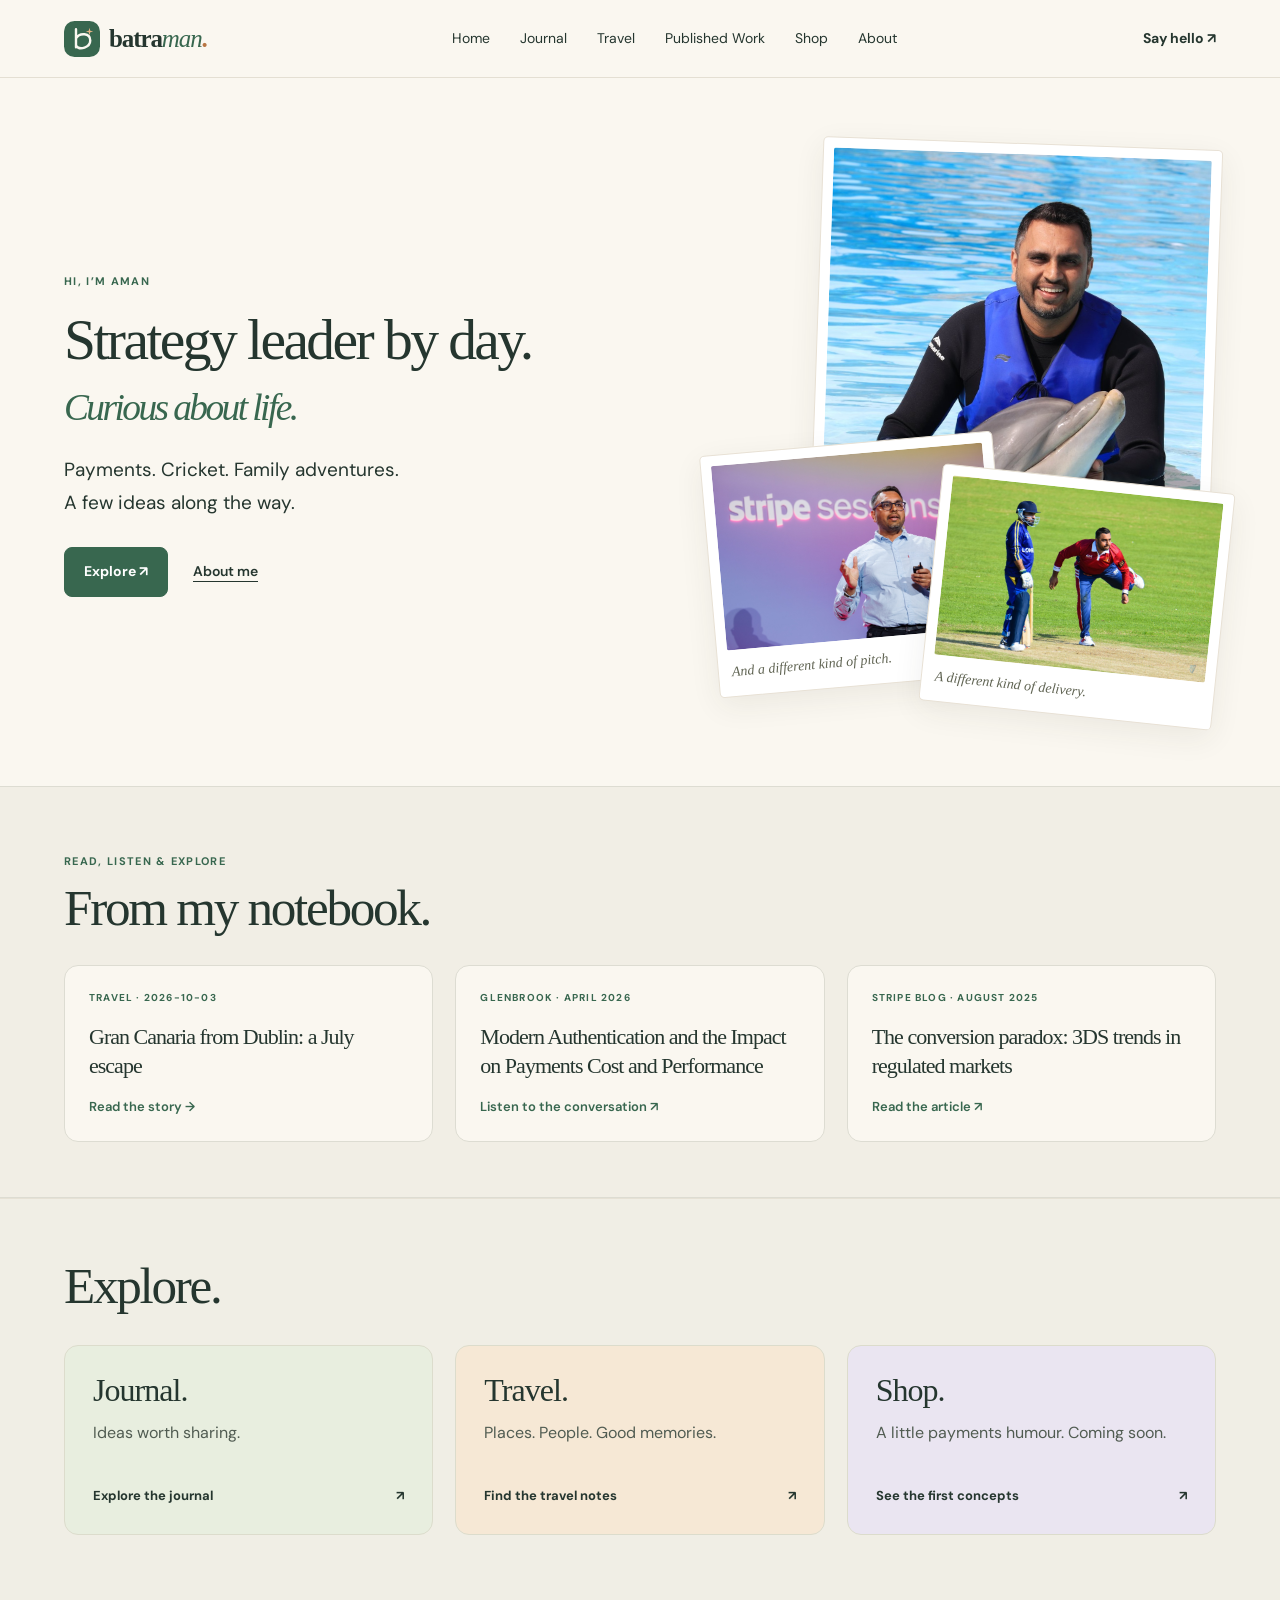
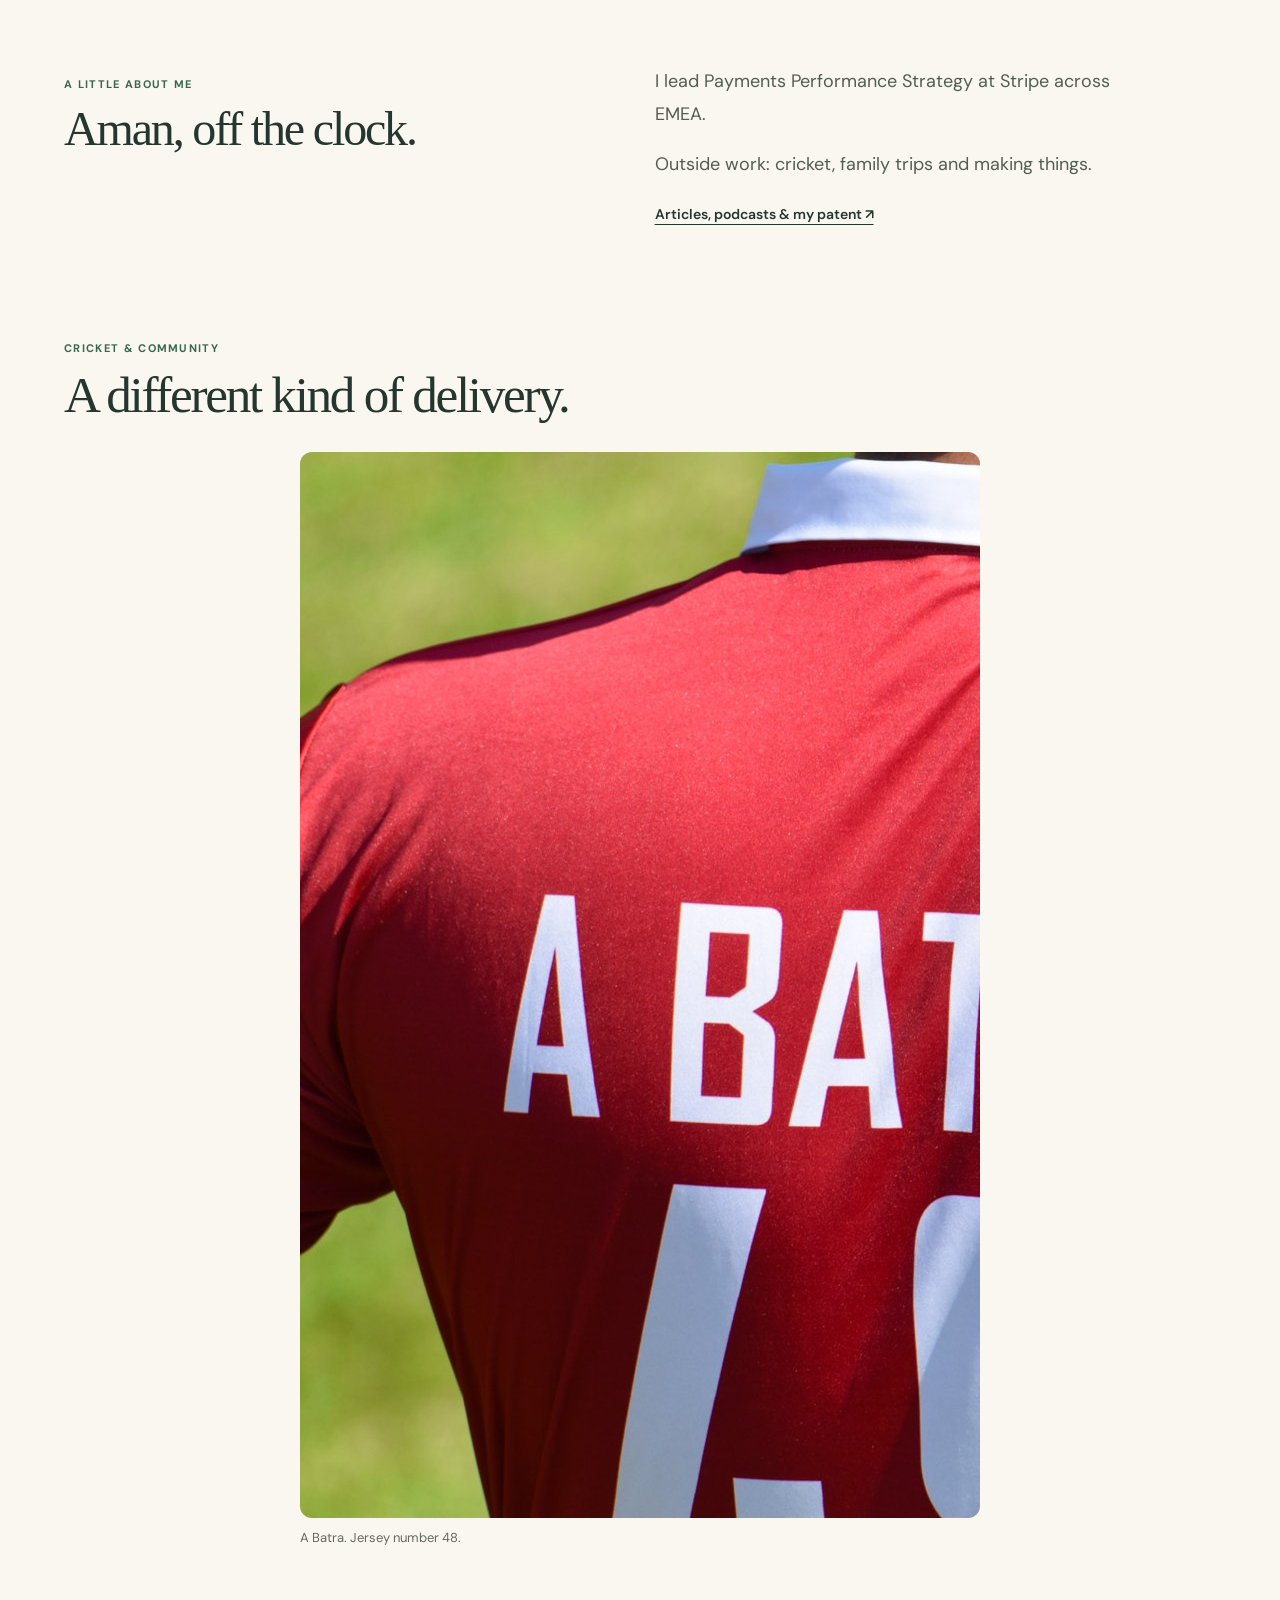
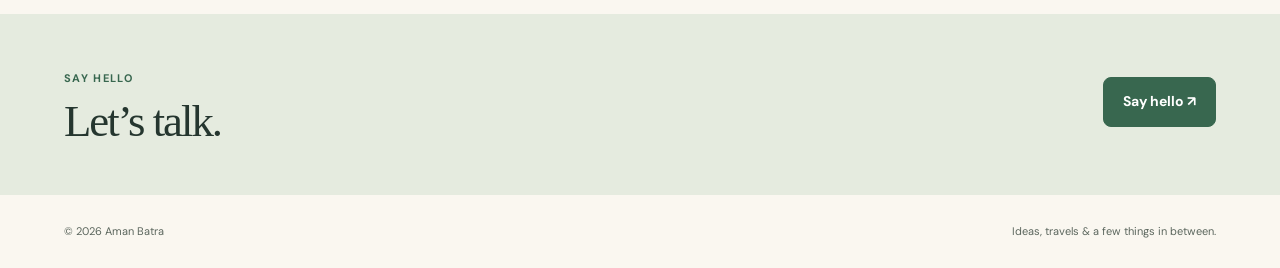
<file: index.html>
<!doctype html>
<html lang="en">
<head>
  <meta charset="utf-8">
  <meta name="viewport" content="width=device-width, initial-scale=1">
  <title>Aman Batra — Ideas, travels & a few things in between</title>
  <meta name="description" content="Aman Batra’s personal corner of the internet: thoughts on payments and technology, travel notes, cricket and a few things in the making.">
  <link rel="stylesheet" href="styles.css">
<link rel="icon" href="./favicon.svg" type="image/svg+xml"></head>
<body class="home-casual home-minimal">
<header class="nav">
<a class="brand" href="./index.html"><img class="brand-mark" src="./assets/brand-mark.svg" alt="" width="38" height="38"><span class="brand-word">batra<em>man</em><i aria-hidden="true">.</i></span></a>
<nav aria-label="Main navigation"><a href="./index.html">Home</a><a href="./blogs/">Journal</a><a href="./travel/">Travel</a><a href="./work/">Published Work</a><a href="./shop/">Shop</a><a href="./index.html#about">About</a></nav>
<a class="nav-cta" href="https://www.linkedin.com/in/batraman/" target="_blank" rel="noopener">Say hello ↗</a>
</header>

<a class="skip-link" href="#content">Skip to content</a><main id="content">
<section class="hello-section">
 <div class="hello-copy">
  <p class="eyebrow">HI, I’M AMAN</p>
  <h1>Strategy leader by day.<br><em class="opening-tail">Curious about life.</em></h1>
  <p class="hello-lede">Payments. Cricket. Family adventures.<br>A few ideas along the way.</p>
  <div class="hello-actions"><a class="button primary" href="#explore">Explore ↗</a><a class="text-link" href="#about">About me</a></div>
 </div>
 <div class="hello-photos">
  <figure class="casual-photo cricket-photo adventure-photo"><img src="assets/portugal-dolphins.jpg" alt="Aman meeting a dolphin during an experience in Portugal" width="1400" height="1051" fetchpriority="high"><figcaption>A memorable moment in Portugal.</figcaption></figure>
  <figure class="casual-photo home-cricket-photo"><img src="assets/cricket-bowling.jpg" alt="Aman bowling during a cricket match" width="1600" height="1066"><figcaption>A different kind of delivery.</figcaption></figure>
  <figure class="casual-photo stage-photo"><img src="assets/speaking.jpg" alt="Aman speaking at Stripe Sessions" width="1600" height="1067"><figcaption>And a different kind of pitch.</figcaption></figure>
 </div>
</section>
<section class="latest-notebook" aria-labelledby="notebook-title"><div class="section-heading"><div><p class="eyebrow">READ, LISTEN &amp; EXPLORE</p><h2 id="notebook-title">From my notebook.</h2></div></div><div class="notebook-grid" id="notebook-grid"><a class="notebook-card" href="https://glenbrook.com/payments_on_fire/episode-292-modern-authentication-and-the-impact-on-payments-cost-and-performance-stripe-and-entersekt/" target="_blank" rel="noopener"><span class="card-label">GLENBROOK · APRIL 2026</span><h3>Modern Authentication and the Impact on Payments Cost and Performance</h3><p>With Dewald Nolte of Entersekt and host Chris Uriarte, discussing authentication, tokenization and payment performance.</p><span class="notebook-action">Listen to the conversation ↗</span></a><a class="notebook-card" href="https://stripe.com/blog/3ds-trends-in-regulated-markets" target="_blank" rel="noopener"><span class="card-label">STRIPE BLOG · AUGUST 2025</span><h3>The conversion paradox: 3DS trends in regulated markets</h3><p>Research into how authentication and conversion behave across regulated markets, and why the quality of a flow matters.</p><span class="notebook-action">Read the article ↗</span></a><a class="notebook-card" href="https://stripe.com/blog/surprising-findings-from-our-analysis-of-3ds-transactions-in-the-us" target="_blank" rel="noopener"><span class="card-label">STRIPE BLOG · AUGUST 2024</span><h3>Surprising findings from our analysis of 3DS transactions in the US</h3><p>What US transaction data reveals about authentication requests, issuer decisions and payment performance.</p><span class="notebook-action">Read the article ↗</span></a></div></section>
<section id="explore" class="explore-section">
 <div class="section-heading"><div><h2>Explore.</h2></div></div>
 <div class="interest-grid">
  <a class="interest-card writing-card" href="./blogs/"><h3>Journal.</h3><p>Ideas worth sharing.</p><span class="card-destination">Explore the journal <span aria-hidden="true">↗</span></span></a>
  <a class="interest-card travel-card" href="./travel/"><h3>Travel.</h3><p>Places. People. Good memories.</p><span class="card-destination">Find the travel notes <span aria-hidden="true">↗</span></span></a>
  <a class="interest-card making-card" href="./shop/"><h3>Shop.</h3><p>A little payments humour. Coming soon.</p><span class="card-destination">See the first concepts <span aria-hidden="true">↗</span></span></a>
 </div>
</section>
<section id="about" class="about-casual">
 <div><p class="eyebrow">A LITTLE ABOUT ME</p><h2>Aman, off the clock.</h2></div>
 <div class="about-prose"><p>I lead Payments Performance Strategy at Stripe across EMEA.</p><p>Outside work: cricket, family trips and making things.</p><a class="text-link" href="./work/">Articles, podcasts &amp; my patent ↗</a></div>
</section>
<section class="cricket-community" aria-labelledby="cricket-title"><div class="section-heading"><div><p class="eyebrow">CRICKET &amp; COMMUNITY</p><h2 id="cricket-title">A different kind of delivery.</h2></div></div><div class="cricket-gallery" style="grid-template-columns:minmax(0,680px);justify-content:center"><figure><img src="assets/cricket-jersey.jpg" alt="The back of Aman’s cricket jersey with A BATRA and number 48" loading="lazy" width="1600" height="1066"><figcaption>A Batra. Jersey number 48.</figcaption></figure></div></section>
<section id="contact" class="casual-contact"><div><p class="eyebrow">SAY HELLO</p><h2>Let’s talk.</h2></div><a class="button primary" href="https://www.linkedin.com/in/batraman/" target="_blank" rel="noopener">Say hello ↗</a></section>
</main>
<footer><span>© 2026 Aman Batra</span><span>Ideas, travels &amp; a few things in between.</span></footer>
<script src="script.js"></script>
<script src="notebook.js"></script>
</body></html>
</file>
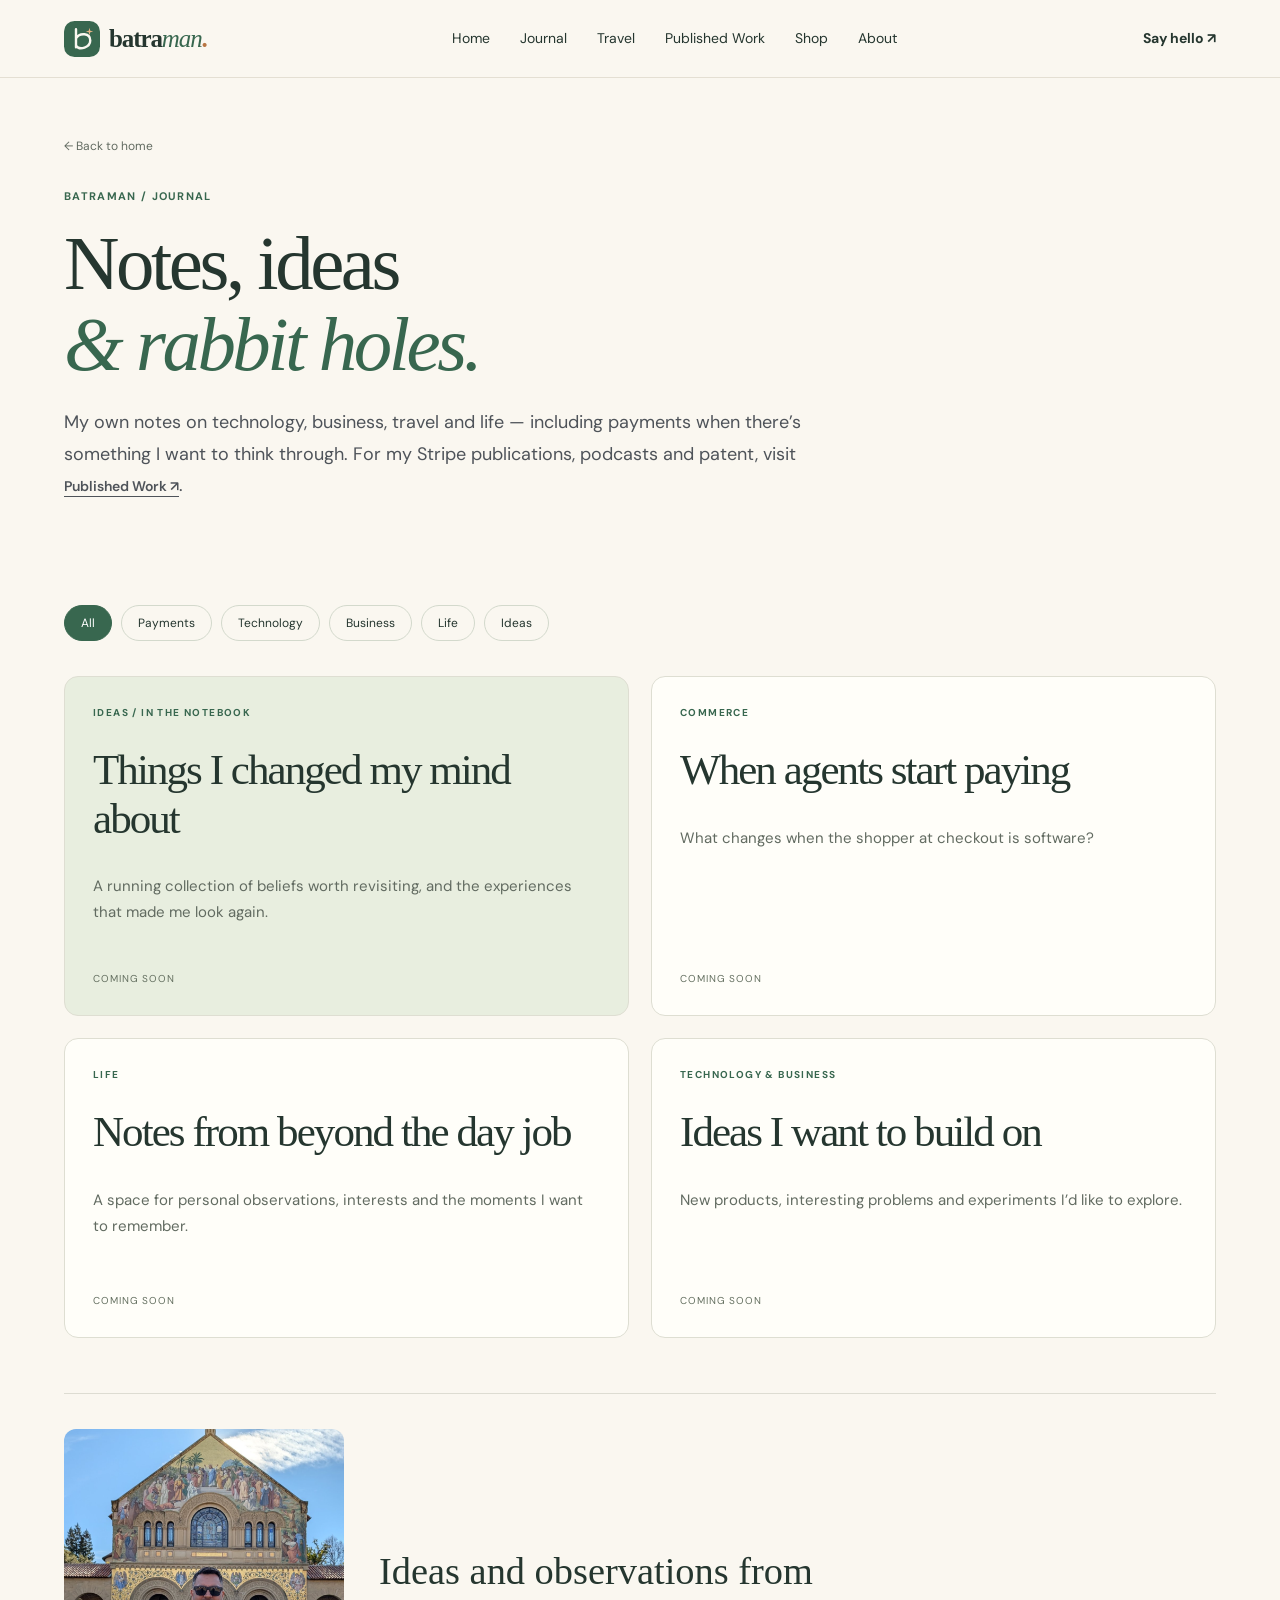
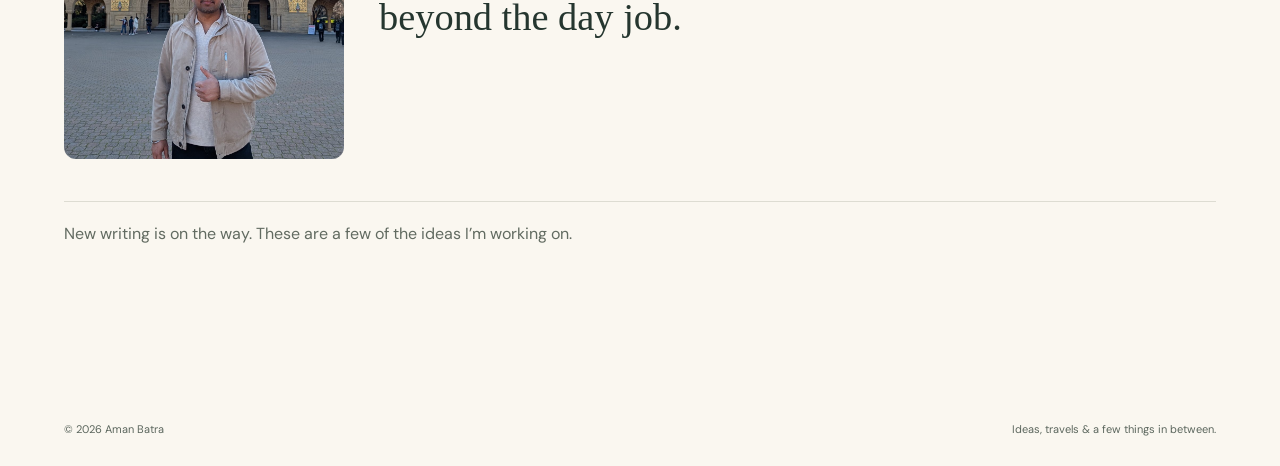
<file: blogs/index.html>
<!doctype html><html lang="en"><head><meta charset="utf-8"><meta name="viewport" content="width=device-width,initial-scale=1">
<title>Journal — Aman Batra</title><meta name="description" content="Writing on payments, technology, business, travel and ideas."><link rel="stylesheet" href="../styles.css"><link rel="icon" href="../favicon.svg" type="image/svg+xml"></head>
<body data-section="journal" class="home-casual subpage blog-page"><header class="nav">
<a class="brand" href="../index.html"><img class="brand-mark" src="../assets/brand-mark.svg" alt="" width="38" height="38"><span class="brand-word">batra<em>man</em><i aria-hidden="true">.</i></span></a>
<nav aria-label="Main navigation"><a href="../index.html">Home</a><a href="../blogs/">Journal</a><a href="../travel/">Travel</a><a href="../work/">Published Work</a><a href="../shop/">Shop</a><a href="../index.html#about">About</a></nav>
<a class="nav-cta" href="https://www.linkedin.com/in/batraman/" target="_blank" rel="noopener">Say hello ↗</a>
</header><a class="skip-link" href="#content">Skip to content</a><main id="content">
<section class="page-hero"><a class="back-home" href="../index.html">← Back to home</a><p class="eyebrow">BATRAMAN / JOURNAL</p><h1>Notes, ideas<br><em>&amp; rabbit holes.</em></h1>
<p class="lede">My own notes on technology, business, travel and life — including payments when there’s something I want to think through. For my Stripe publications, podcasts and patent, visit <a class="text-link" href="../work/">Published Work ↗</a>.</p></section>
<section class="page-shell">
<div class="filter-row"><button class="filter-chip active">All</button><button class="filter-chip">Payments</button><button class="filter-chip">Technology</button><button class="filter-chip">Business</button><button class="filter-chip">Life</button><button class="filter-chip">Ideas</button></div>
<div class="post-grid">
<article class="post featured" data-categories="Ideas"><span class="kicker">IDEAS / IN THE NOTEBOOK</span><h2>Things I changed my mind about</h2><p>A running collection of beliefs worth revisiting, and the experiences that made me look again.</p><span class="meta">COMING SOON</span></article>
<article class="post" data-categories="Technology"><span class="kicker">COMMERCE</span><h2>When agents start paying</h2><p>What changes when the shopper at checkout is software?</p><span class="meta">COMING SOON</span></article>
<article class="post" data-categories="Life"><span class="kicker">LIFE</span><h2>Notes from beyond the day job</h2><p>A space for personal observations, interests and the moments I want to remember.</p><span class="meta">COMING SOON</span></article>
<article class="post" data-categories="Technology Business"><span class="kicker">TECHNOLOGY &amp; BUSINESS</span><h2>Ideas I want to build on</h2><p>New products, interesting problems and experiments I’d like to explore.</p><span class="meta">COMING SOON</span></article>
</div><p class="filter-empty" role="status" hidden>No posts in this category yet. More soon.</p>
<figure class="blog-personal-photo"><img src="../assets/travel-moment.jpg" alt="Aman outside an ornate building during his travels" loading="lazy" width="1055" height="1400"><figcaption>Ideas and observations from beyond the day job.</figcaption></figure><p class="publication-note">New writing is on the way. These are a few of the ideas I’m working on.</p></section></main><footer><span>© 2026 Aman Batra</span><span>Ideas, travels &amp; a few things in between.</span></footer><script src="../script.js"></script><script src="../content.js"></script></body></html>
</file>
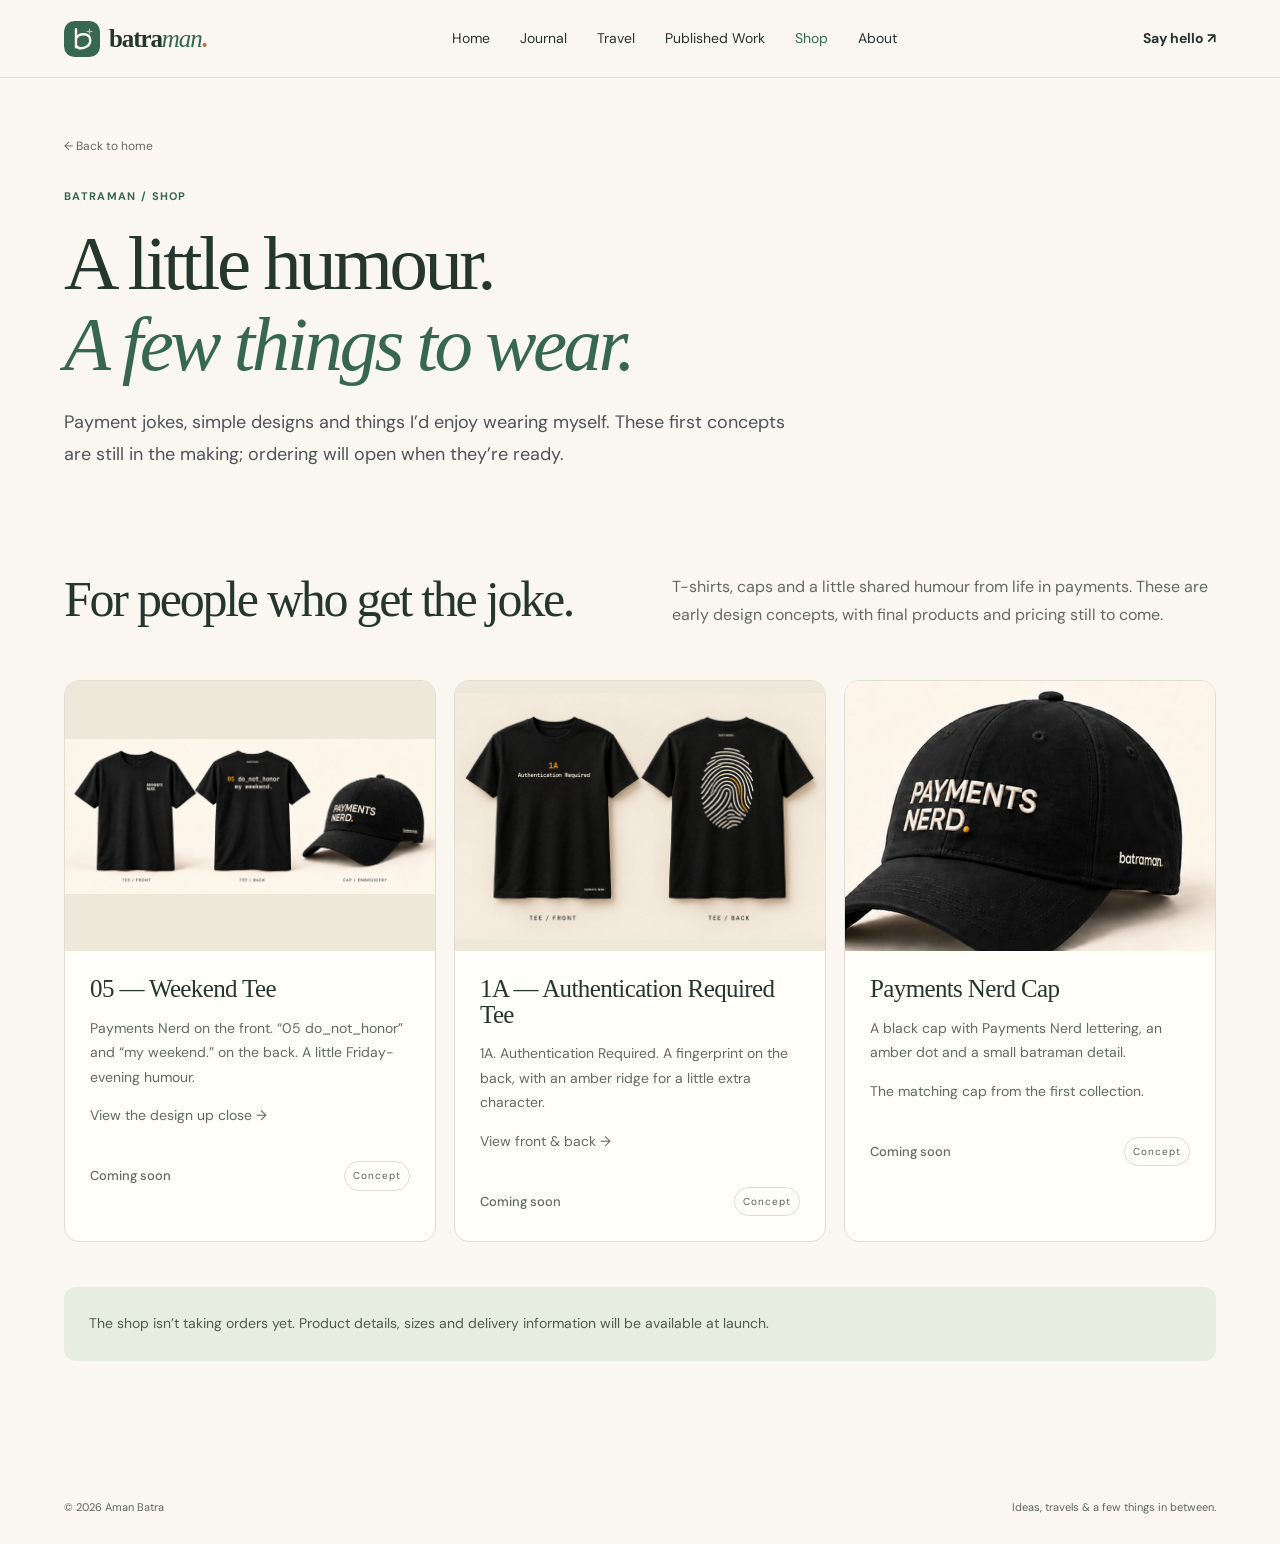
<file: shop/index.html>
<!doctype html><html lang="en"><head><meta charset="utf-8"><meta name="viewport" content="width=device-width,initial-scale=1">
<title>Shop — Aman Batra</title><meta name="description" content="Original payment-themed apparel and products."><link rel="stylesheet" href="../styles.css"><link rel="icon" href="../favicon.svg" type="image/svg+xml"></head>
<body data-section="shop" class="home-casual subpage shop-page"><header class="nav">
<a class="brand" href="../index.html"><img class="brand-mark" src="../assets/brand-mark.svg" alt="" width="38" height="38"><span class="brand-word">batra<em>man</em><i aria-hidden="true">.</i></span></a>
<nav aria-label="Main navigation"><a href="../index.html">Home</a><a href="../blogs/">Journal</a><a href="../travel/">Travel</a><a href="../work/">Published Work</a><a href="../shop/" aria-current="page">Shop</a><a href="../index.html#about">About</a></nav>
<a class="nav-cta" href="https://www.linkedin.com/in/batraman/" target="_blank" rel="noopener">Say hello ↗</a>
</header><a class="skip-link" href="#content">Skip to content</a><main id="content">
<section class="page-hero"><a class="back-home" href="../index.html">← Back to home</a><p class="eyebrow">BATRAMAN / SHOP</p><h1>A little humour.<br><em>A few things to wear.</em></h1>
<p class="lede">Payment jokes, simple designs and things I’d enjoy wearing myself. These first concepts are still in the making; ordering will open when they’re ready.</p></section>
<section class="page-shell">
<div class="shop-intro"><h2>For people who get the joke.</h2><p>T-shirts, caps and a little shared humour from life in payments. These are early design concepts, with final products and pricing still to come.</p></div>
<div class="shop-grid">
<article class="product-card"><div class="shop-preview"><img class="cms-cover" src="../assets/shop/weekend-preview.jpg" alt="Payments Nerd tee front, two-line 05 do_not_honor / my weekend. back design, and matching cap" loading="lazy"></div><div class="product-info"><h3>05 — Weekend Tee</h3><p>Payments Nerd on the front. “05 do_not_honor” and “my weekend.” on the back. A little Friday-evening humour.</p><div class="product-bottom"><span class="price">Coming soon</span><span class="coming">Concept</span></div></div></article>
<article class="product-card"><div class="shop-preview"><img class="cms-cover" src="../assets/shop/authentication-preview.jpg" alt="Black tee with amber 1A and Authentication Required on the front and fingerprint artwork on the back" loading="lazy"></div><div class="product-info"><h3>1A — Authentication Required Tee</h3><p>1A. Authentication Required. A fingerprint on the back, with an amber ridge for a little extra character.</p><div class="product-bottom"><span class="price">Coming soon</span><span class="coming">Concept</span></div></div></article>
<article class="product-card cap-preview-card"><div class="shop-preview"><img class="cms-cover" src="../assets/shop/weekend-preview.jpg" alt="Black Payments Nerd cap with cream lettering and amber detail" loading="lazy"></div><div class="product-info"><h3>Payments Nerd Cap</h3><p>A black cap with Payments Nerd lettering, an amber dot and a small batraman detail.</p><div class="product-bottom"><span class="price">Coming soon</span><span class="coming">Concept</span></div></div></article>
</div>
<div class="shop-note">The shop isn’t taking orders yet. Product details, sizes and delivery information will be available at launch.</div>
</section></main><footer><span>© 2026 Aman Batra</span><span>Ideas, travels &amp; a few things in between.</span></footer><script src="../script.js"></script><script src="../content.js"></script></body></html>
</file>
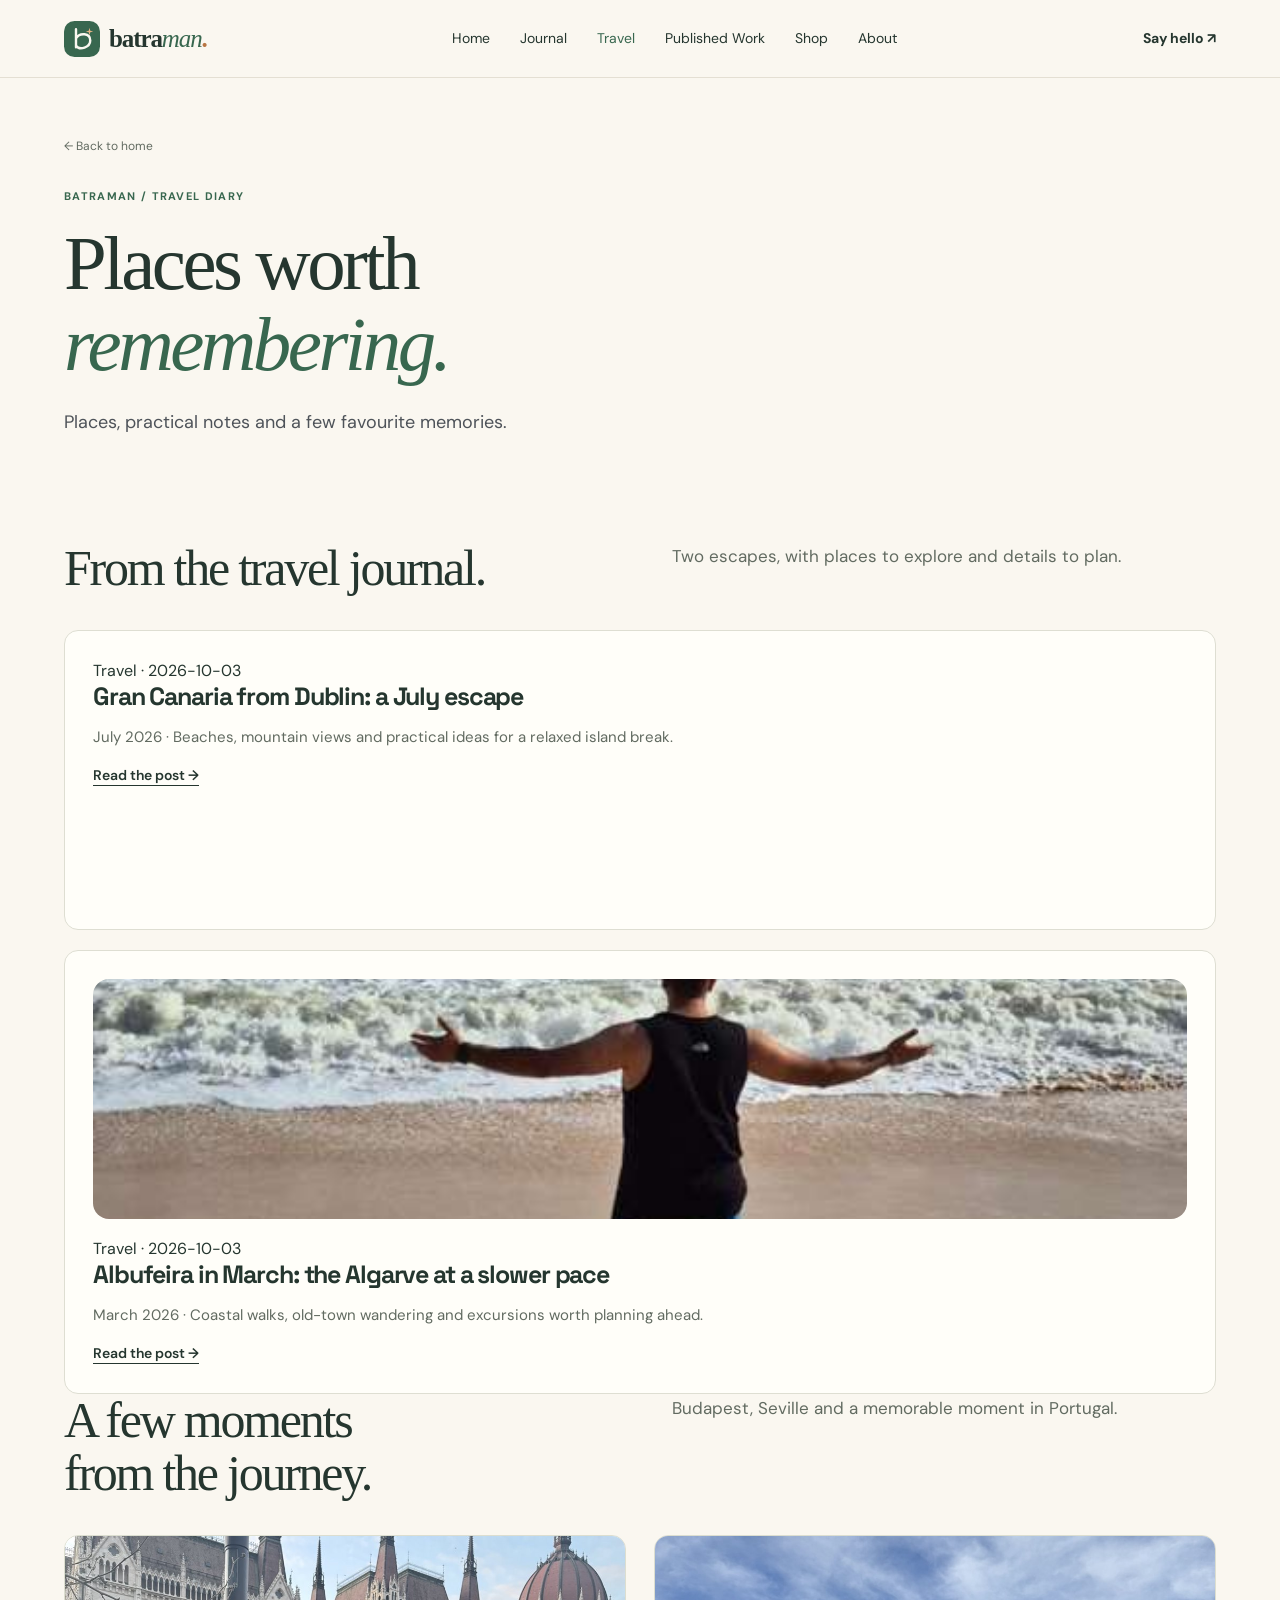
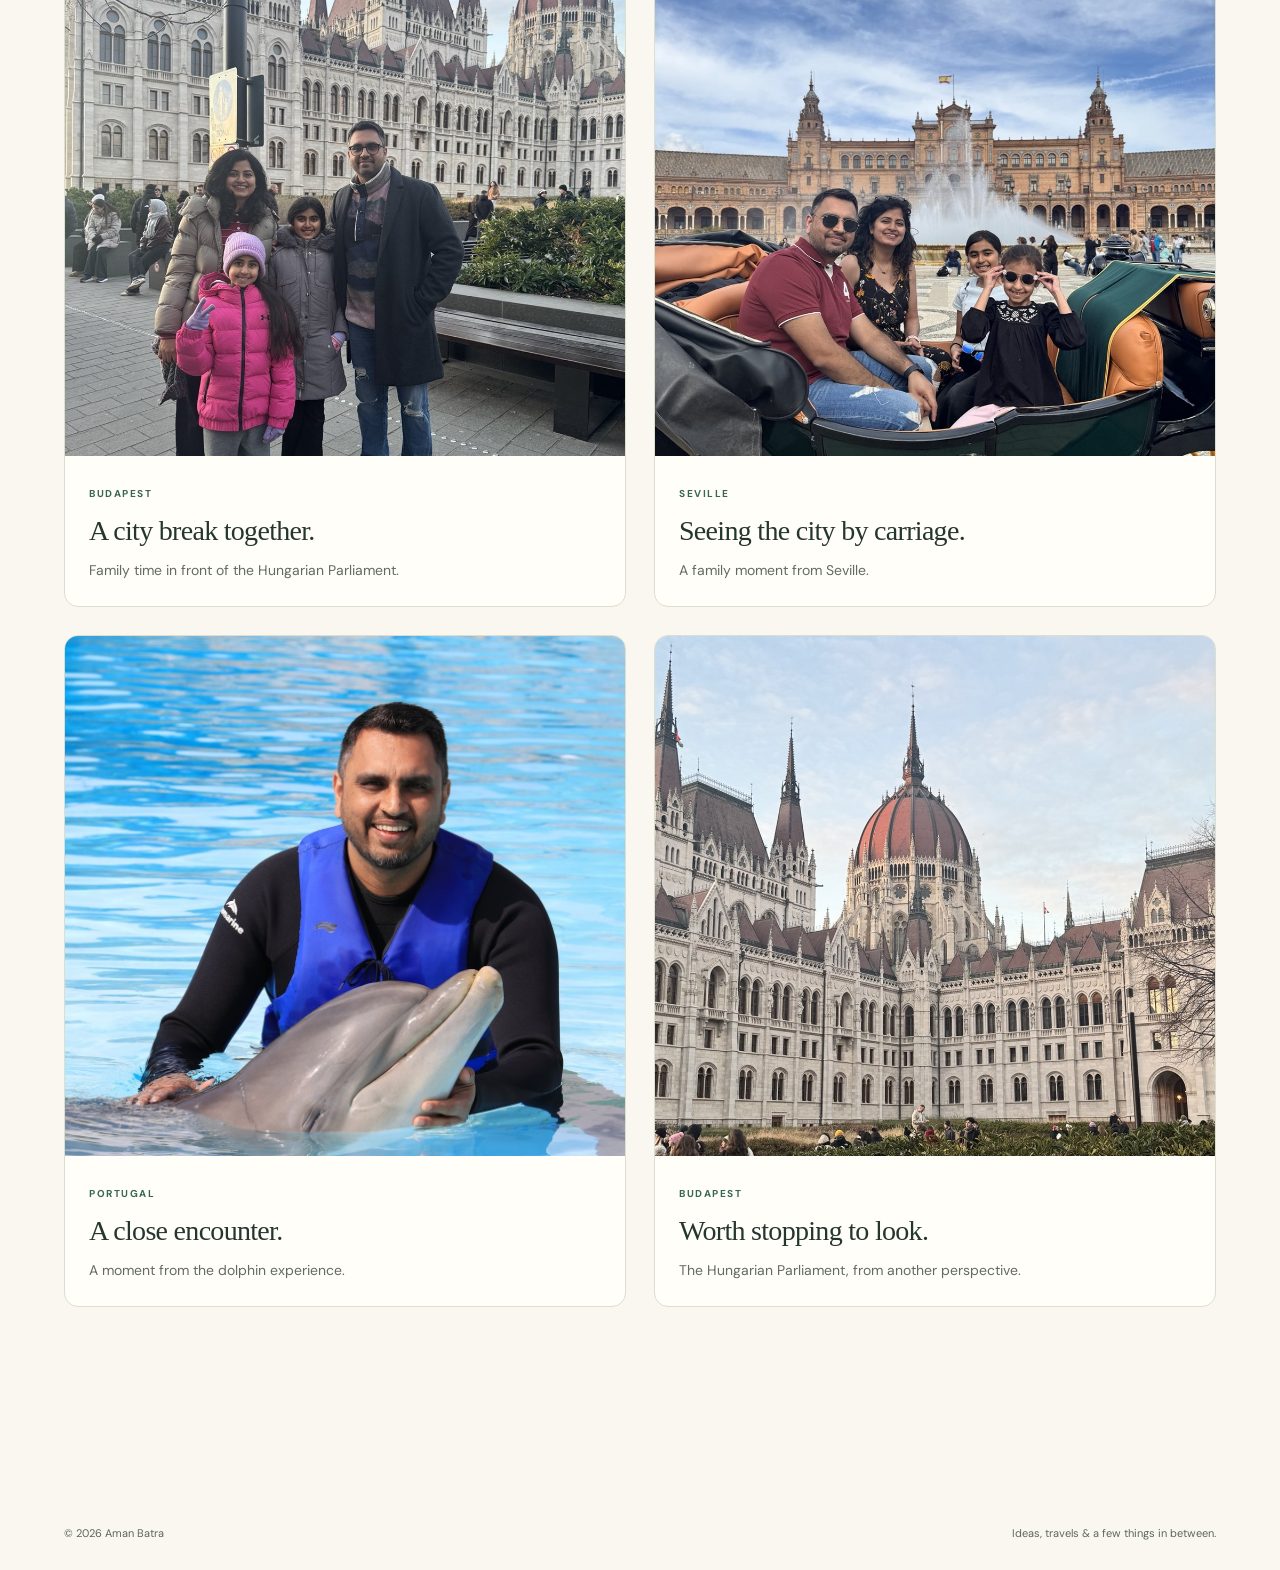
<file: travel/index.html>
<!doctype html><html lang="en"><head><meta charset="utf-8"><meta name="viewport" content="width=device-width,initial-scale=1">
<title>Travel Diary — Aman Batra</title><meta name="description" content="Personal travel notes, itineraries and recommendations."><link rel="stylesheet" href="../styles.css"><link rel="icon" href="../favicon.svg" type="image/svg+xml"></head>
<body data-section="travel" class="home-casual subpage travel-page"><header class="nav">
<a class="brand" href="../index.html"><img class="brand-mark" src="../assets/brand-mark.svg" alt="" width="38" height="38"><span class="brand-word">batra<em>man</em><i aria-hidden="true">.</i></span></a>
<nav aria-label="Main navigation"><a href="../index.html">Home</a><a href="../blogs/">Journal</a><a href="../travel/" aria-current="page">Travel</a><a href="../work/">Published Work</a><a href="../shop/">Shop</a><a href="../index.html#about">About</a></nav>
<a class="nav-cta" href="https://www.linkedin.com/in/batraman/" target="_blank" rel="noopener">Say hello ↗</a>
</header><a class="skip-link" href="#content">Skip to content</a><main id="content">
<section class="page-hero"><a class="back-home" href="../index.html">← Back to home</a><p class="eyebrow">BATRAMAN / TRAVEL DIARY</p><h1>Places worth<br><em>remembering.</em></h1>
<p class="lede">Places, practical notes and a few favourite memories.</p></section>
<section class="page-shell"><section class="travel-notes" aria-labelledby="travel-notes-title"><div class="travel-intro"><h2 id="travel-notes-title">From the travel journal.</h2><p>Two escapes, with places to explore and details to plan.</p></div><div class="travel-grid post-grid"><article class="post travel-card"><span class="tag">TRAVEL · JULY 2026</span><h3><a href="post.html?id=gran-canaria-july-2026">Gran Canaria from Dublin: a July escape</a></h3><p>July 2026 · Beaches, mountain views and practical ideas for a relaxed island break.</p><a class="text-link" href="post.html?id=gran-canaria-july-2026">Read the post →</a></article><article class="post travel-card"><span class="tag">TRAVEL · MARCH 2026</span><h3><a href="post.html?id=albufeira-march-2026">Albufeira in March: the Algarve at a slower pace</a></h3><p>March 2026 · Coastal walks, old-town wandering and excursions worth planning ahead.</p><a class="text-link" href="post.html?id=albufeira-march-2026">Read the post →</a></article></div></section><section class="travel-memories" aria-labelledby="memories-title"><div class="travel-intro"><h2 id="memories-title">A few moments<br>from the journey.</h2><p>Budapest, Seville and a memorable moment in Portugal.</p></div><div class="memory-grid">
<figure class="memory"><img src="../assets/budapest-family.jpg" alt="Aman with his family in front of the Hungarian Parliament in Budapest" loading="lazy" width="1050" height="1400"><figcaption><span>BUDAPEST</span><h3>A city break together.</h3><p>Family time in front of the Hungarian Parliament.</p></figcaption></figure>
<figure class="memory"><img src="../assets/seville-carriage.jpg" alt="Aman and his family on a horse-drawn carriage in Seville" loading="lazy" width="1050" height="1400"><figcaption><span>SEVILLE</span><h3>Seeing the city by carriage.</h3><p>A family moment from Seville.</p></figcaption></figure>
<figure class="memory wide-memory"><img src="../assets/portugal-dolphins.jpg" alt="Aman with a dolphin during an experience in Portugal" loading="lazy" width="1400" height="1051"><figcaption><span>PORTUGAL</span><h3>A close encounter.</h3><p>A moment from the dolphin experience.</p></figcaption></figure>
<figure class="memory parliament-memory"><img src="../assets/budapest-parliament.jpg" alt="The Hungarian Parliament building in Budapest" loading="lazy" width="1050" height="1400"><figcaption><span>BUDAPEST</span><h3>Worth stopping to look.</h3><p>The Hungarian Parliament, from another perspective.</p></figcaption></figure>
</div></section>
</section></main><footer><span>© 2026 Aman Batra</span><span>Ideas, travels &amp; a few things in between.</span></footer><script src="../script.js"></script><script src="../content.js"></script></body></html>
</file>
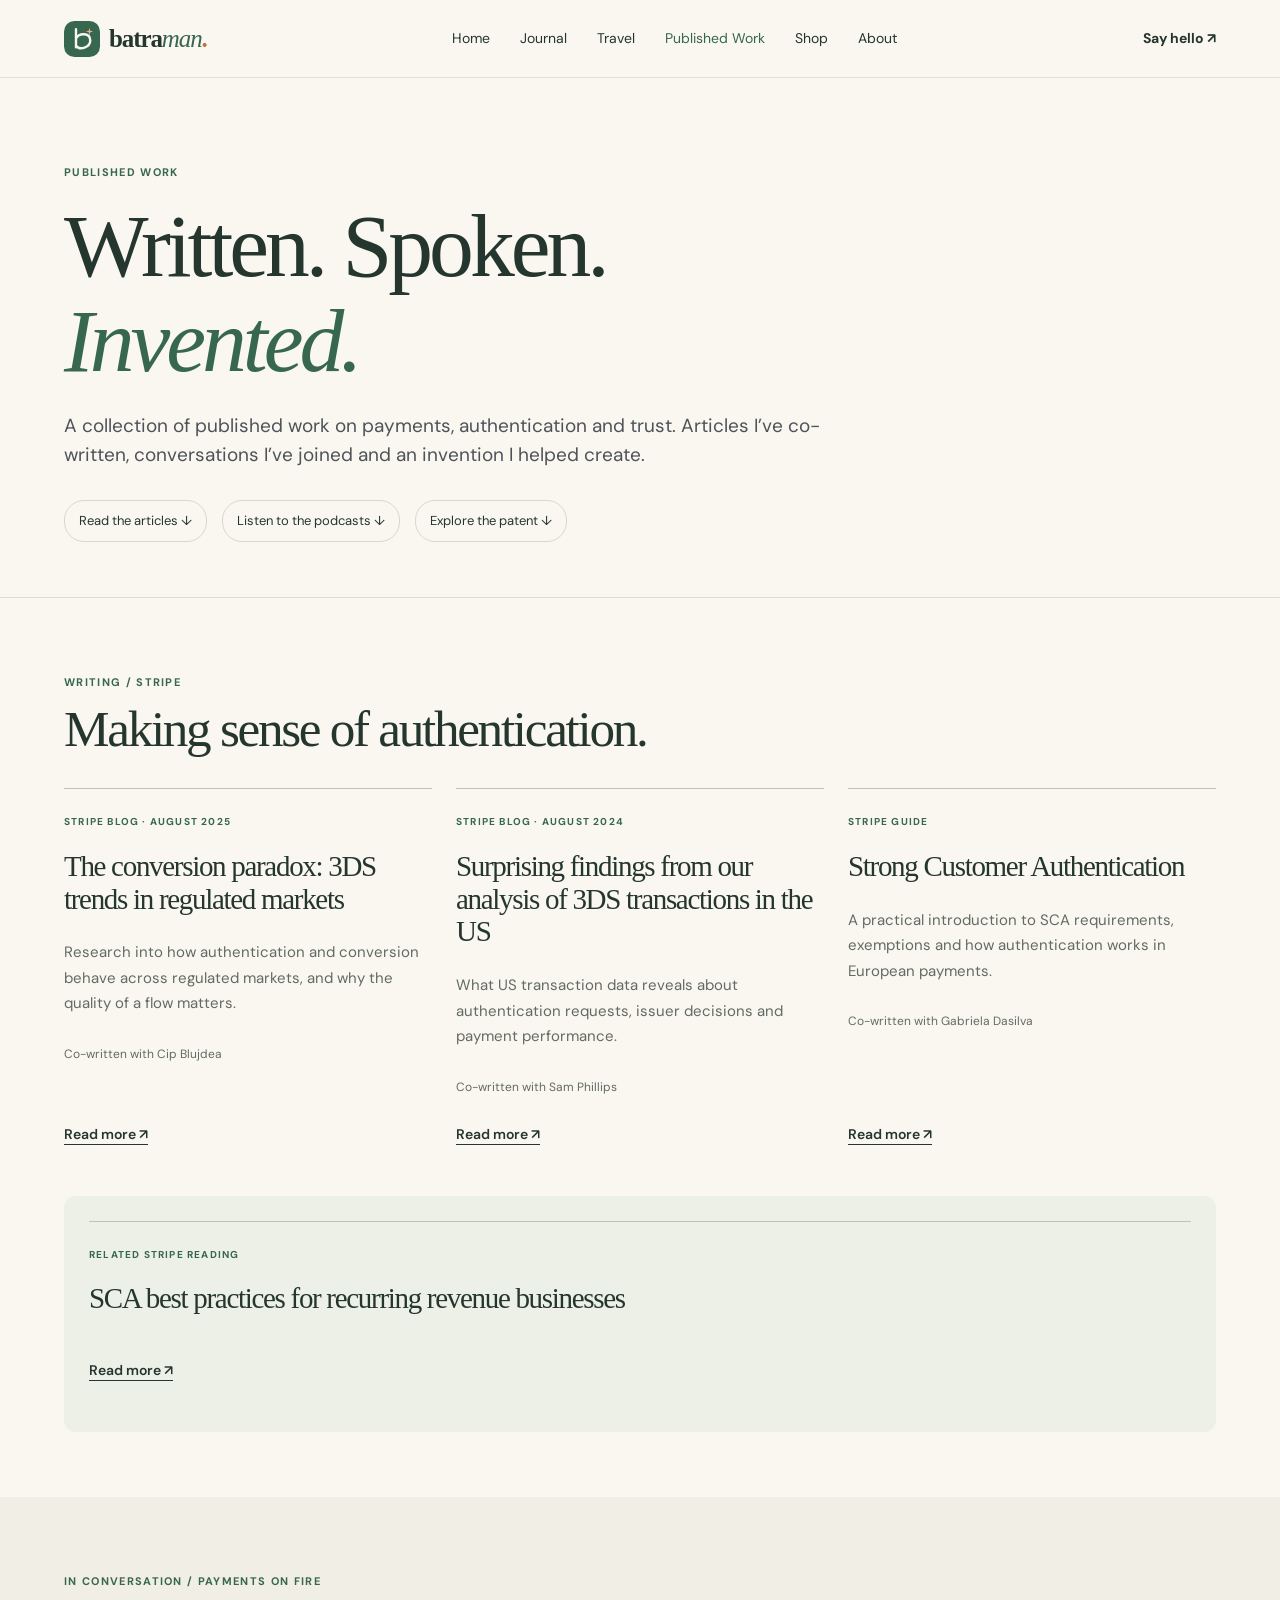
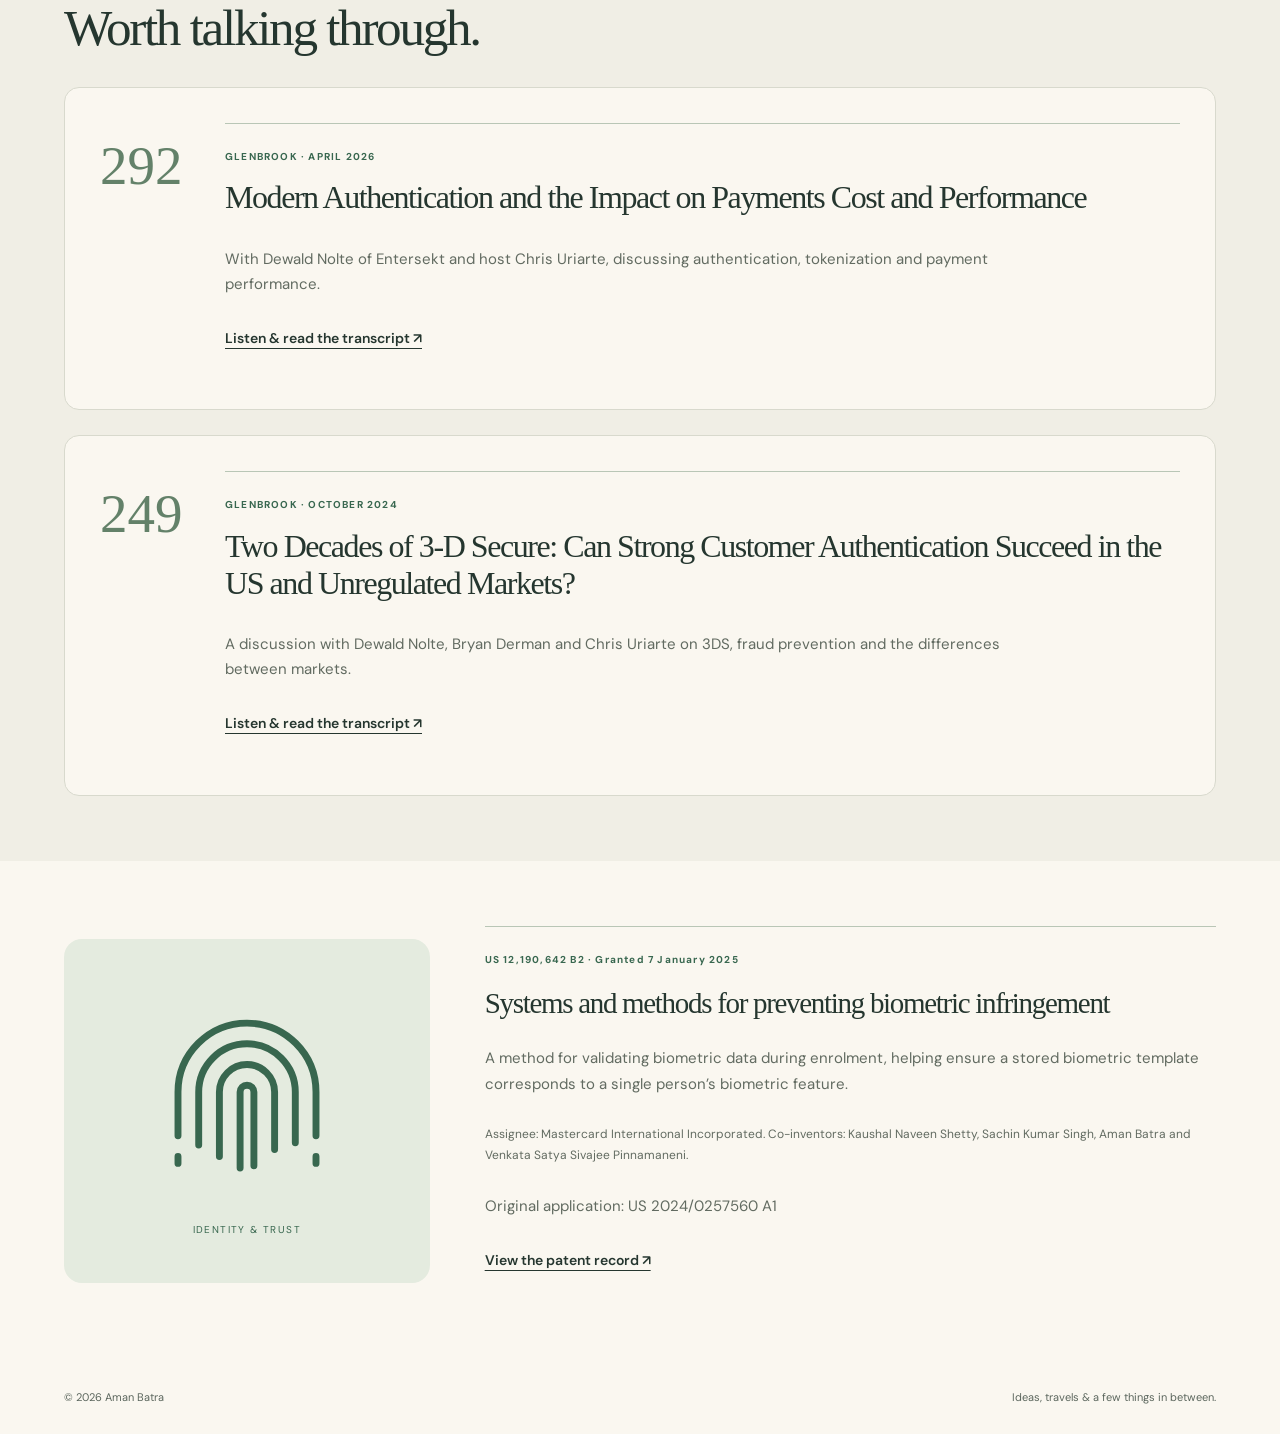
<file: work/index.html>
<!doctype html><html lang="en"><head><meta charset="utf-8"><meta name="viewport" content="width=device-width,initial-scale=1"><title>Published Work — Aman Batra</title><meta name="description" content="Published Stripe articles, Payments on Fire podcast appearances and a biometric authentication patent co-invented by Aman Batra."><link rel="stylesheet" href="../styles.css"><link rel="icon" href="../favicon.svg" type="image/svg+xml"></head><body data-section="work" class="home-casual work-page"><header class="nav"><a class="brand" href="../index.html" aria-label="Batraman — home"><img class="brand-mark" src="../assets/brand-mark.svg" alt="" width="38" height="38"><span class="brand-word">batra<em>man</em><i aria-hidden="true">.</i></span></a><nav aria-label="Main navigation"><a href="../index.html">Home</a><a href="../blogs/">Journal</a><a href="../travel/">Travel</a><a href="../work/" aria-current="page">Published Work</a><a href="../shop/">Shop</a><a href="../index.html#about">About</a></nav><a class="nav-cta" href="https://www.linkedin.com/in/batraman/" target="_blank" rel="noopener">Say hello ↗</a></header><a class="skip-link" href="#content">Skip to content</a><main id="content"><section class="page-hero"><p class="eyebrow">PUBLISHED WORK</p><h1>Written. Spoken.<br><em>Invented.</em></h1><p class="lede">A collection of published work on payments, authentication and trust. Articles I’ve co-written, conversations I’ve joined and an invention I helped create.</p><div class="work-jumps"><a href="#writing">Read the articles ↓</a><a href="#podcasts">Listen to the podcasts ↓</a><a href="#patent">Explore the patent ↓</a></div></section>
<section id="writing" class="work-section"><div class="work-heading"><p class="eyebrow">WRITING / STRIPE</p><h2>Making sense of authentication.</h2></div><div class="publication-grid">
<article class="publication"><span class="work-meta">STRIPE BLOG · AUGUST 2025</span><h3>The conversion paradox: 3DS trends in regulated markets</h3><p>Research into how authentication and conversion behave across regulated markets, and why the quality of a flow matters.</p><p class="credit">Co-written with Cip Blujdea</p><a class="text-link" href="https://stripe.com/blog/3ds-trends-in-regulated-markets" target="_blank" rel="noopener">Read on Stripe ↗</a></article>
<article class="publication"><span class="work-meta">STRIPE BLOG · AUGUST 2024</span><h3>Surprising findings from our analysis of 3DS transactions in the US</h3><p>What US transaction data reveals about authentication requests, issuer decisions and payment performance.</p><p class="credit">Co-written with Sam Phillips</p><a class="text-link" href="https://stripe.com/blog/surprising-findings-from-our-analysis-of-3ds-transactions-in-the-us" target="_blank" rel="noopener">Read on Stripe ↗</a></article>
<article class="publication"><span class="work-meta">STRIPE GUIDE</span><h3>Strong Customer Authentication</h3><p>A practical introduction to SCA requirements, exemptions and how authentication works in European payments.</p><p class="credit">Co-written with Gabriela Dasilva</p><a class="text-link" href="https://stripe.com/ie/guides/strong-customer-authentication" target="_blank" rel="noopener">Read the guide ↗</a></article></div>
<div class="related-guide"><span class="work-meta">RELATED STRIPE READING</span><p>SCA best practices for recurring revenue businesses</p><a class="text-link" href="https://stripe.com/ie/guides/sca-best-practices-for-recurring-revenue" target="_blank" rel="noopener">Explore the guide ↗</a></div></section>
<section id="podcasts" class="work-section podcast-section"><div class="work-heading"><p class="eyebrow">IN CONVERSATION / PAYMENTS ON FIRE</p><h2>Worth talking through.</h2></div><div class="podcast-grid">
<article class="podcast-card"><span class="episode-number">292</span><div><span class="work-meta">GLENBROOK · APRIL 2026</span><h3>Modern Authentication and the Impact on Payments Cost and Performance</h3><p>With Dewald Nolte of Entersekt and host Chris Uriarte, discussing authentication, tokenization and payment performance.</p><a class="button primary" href="https://glenbrook.com/payments_on_fire/episode-292-modern-authentication-and-the-impact-on-payments-cost-and-performance-stripe-and-entersekt/" target="_blank" rel="noopener">Listen &amp; read the transcript ↗</a></div></article>
<article class="podcast-card"><span class="episode-number">249</span><div><span class="work-meta">GLENBROOK · OCTOBER 2024</span><h3>Two Decades of 3-D Secure: Can Strong Customer Authentication Succeed in the US and Unregulated Markets?</h3><p>A discussion with Dewald Nolte, Bryan Derman and Chris Uriarte on 3DS, fraud prevention and the differences between markets.</p><a class="button primary" href="https://glenbrook.com/payments_on_fire/episode-249-3-d-secure-strong-customer-authentication-stripe-entersekt/" target="_blank" rel="noopener">Listen &amp; read the transcript ↗</a></div></article></div></section>
<section id="patent" class="work-section"><div class="patent-feature"><div class="patent-symbol" aria-hidden="true"><svg viewBox="0 0 100 100"><g fill="none" stroke="currentColor" stroke-width="3" stroke-linecap="round"><path d="M20 66V47a30 30 0 0 1 60 0v19M29 70V47a21 21 0 0 1 42 0v22M38 75V47a12 12 0 0 1 24 0v25M47 80V47a3 3 0 0 1 6 0v32M20 78v-3M80 78v-3"/></g></svg><span>IDENTITY &amp; TRUST</span></div><div><p class="eyebrow">PATENT / CO-INVENTOR</p><h2>Systems and methods for preventing biometric infringement</h2><p>A method for validating biometric data during enrolment, helping ensure a stored biometric template corresponds to a single person’s biometric feature.</p><div class="patent-details"><span>US 12,190,642 B2</span><span>Granted 7 January 2025</span><span>Assignee: Mastercard International Incorporated</span></div><p class="credit">Co-inventors: Kaushal Naveen Shetty, Sachin Kumar Singh, Aman Batra and Venkata Satya Sivajee Pinnamaneni.</p><a class="text-link" href="https://patents.google.com/patent/US12190642B2/en" target="_blank" rel="noopener">View the patent record ↗</a><p class="patent-original">Original application: <a href="https://patents.google.com/patent/US20240257560A1/en" target="_blank" rel="noopener">US 2024/0257560 A1 ↗</a></p></div></div></section></main><footer><span>© 2026 Aman Batra</span><span>Ideas, travels &amp; a few things in between.</span></footer><script src="../script.js"></script><script src="../content.js"></script></body></html>
</file>
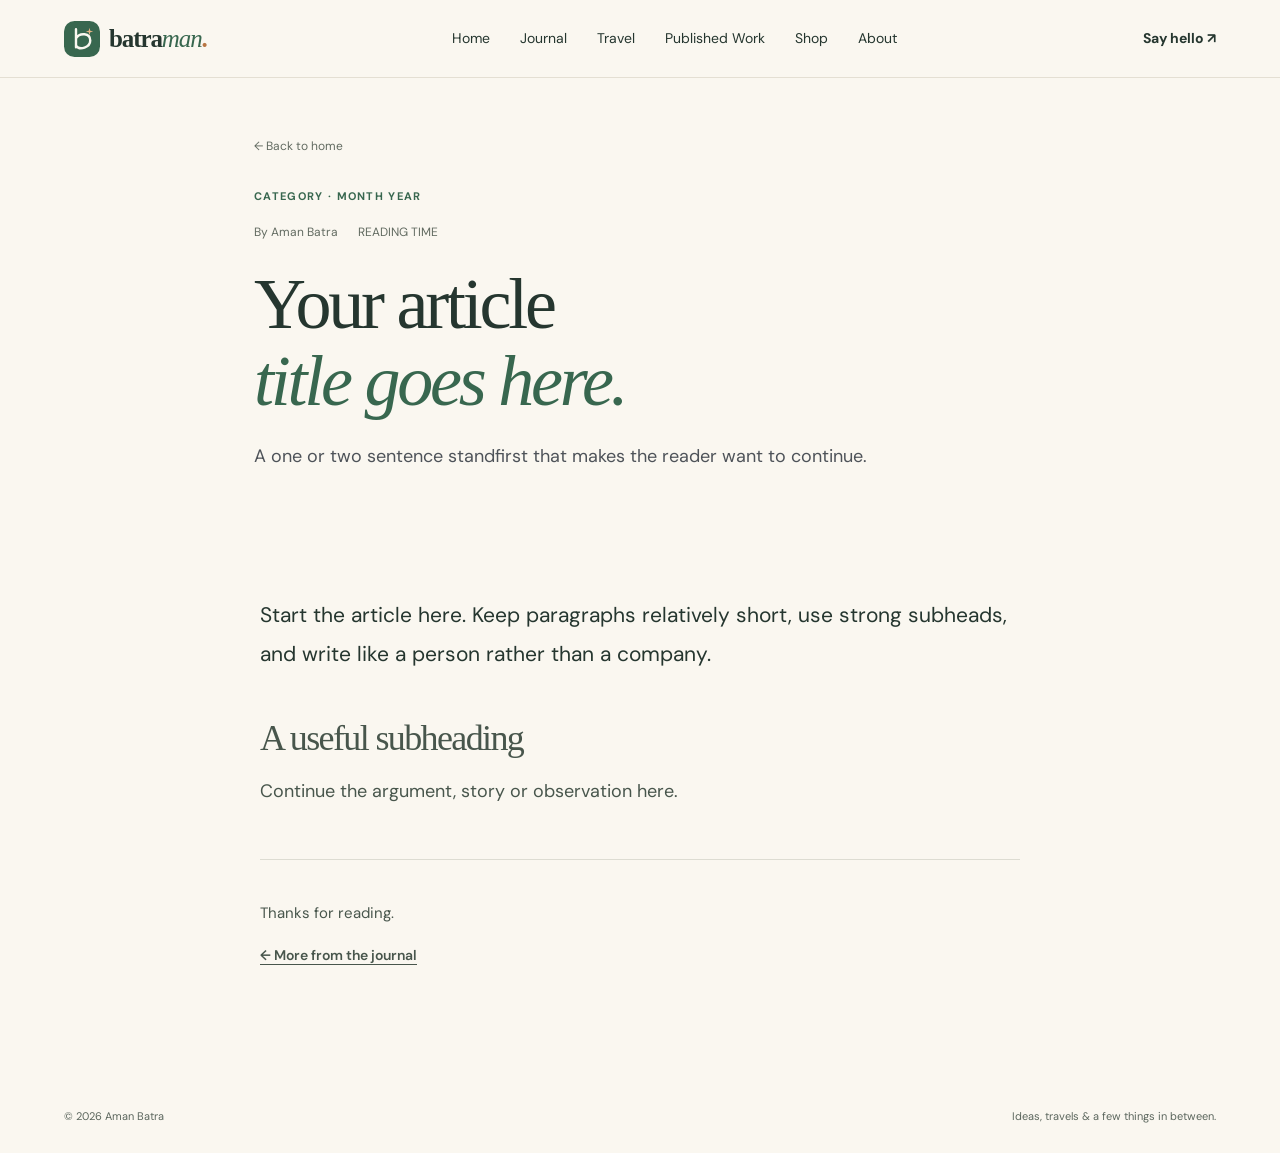
<file: blog-template.html>
<!doctype html><html lang="en"><head><meta charset="utf-8"><meta name="viewport" content="width=device-width,initial-scale=1">
<title>Journal Article Template — Aman Batra</title><meta name="description" content="A batraman.com article template"><link rel="stylesheet" href="./styles.css"><link rel="icon" href="./favicon.svg" type="image/svg+xml"><meta name="robots" content="noindex"></head>
<body class="home-casual subpage article-page"><header class="nav">
<a class="brand" href="./index.html"><img class="brand-mark" src="./assets/brand-mark.svg" alt="" width="38" height="38"><span class="brand-word">batra<em>man</em><i aria-hidden="true">.</i></span></a>
<nav aria-label="Main navigation"><a href="./index.html">Home</a><a href="./blogs/">Journal</a><a href="./travel/">Travel</a><a href="./work/">Published Work</a><a href="./shop/">Shop</a><a href="./index.html#about">About</a></nav>
<a class="nav-cta" href="https://www.linkedin.com/in/batraman/" target="_blank" rel="noopener">Say hello ↗</a>
</header><a class="skip-link" href="#content">Skip to content</a><main id="content">
<section class="page-hero article-header"><a class="back-home" href="./index.html">← Back to home</a><p class="eyebrow">CATEGORY · MONTH YEAR</p><div class="article-meta"><span>By Aman Batra</span><span>READING TIME</span></div><h1>Your article<br><em>title goes here.</em></h1><p class="lede">A one or two sentence standfirst that makes the reader want to continue.</p></section>
<section class="page-shell"><article class="article-body"><p>Start the article here. Keep paragraphs relatively short, use strong subheads, and write like a person rather than a company.</p><h2>A useful subheading</h2><p>Continue the argument, story or observation here.</p><aside class="article-end"><p>Thanks for reading.</p><a class="text-link" href="./blogs/">← More from the journal</a></aside></article></section></main><footer><span>© 2026 Aman Batra</span><span>Ideas, travels &amp; a few things in between.</span></footer><script src="./script.js"></script></body></html>
</file>
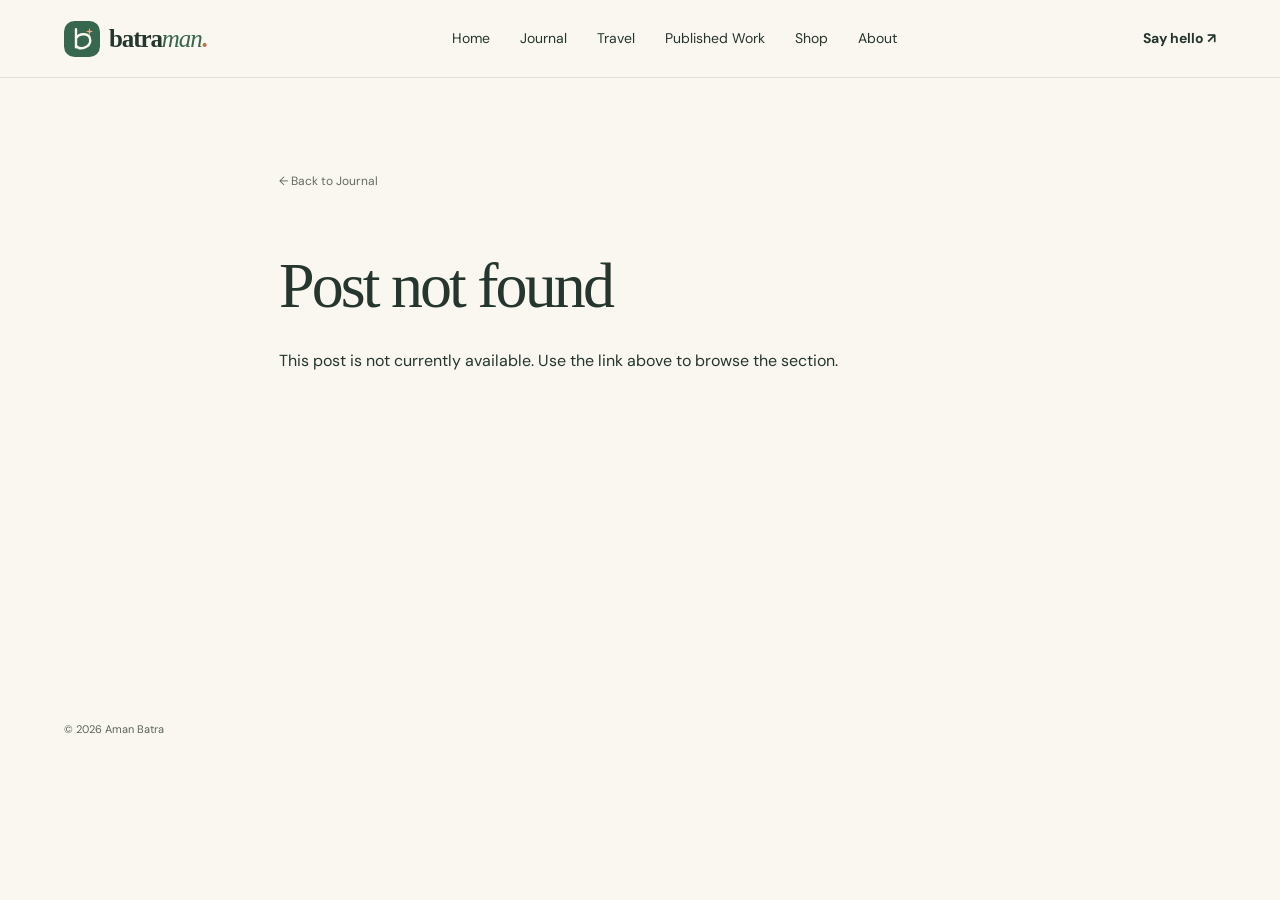
<file: blogs/post.html>
<!doctype html><html lang="en"><head><meta charset="utf-8"><meta name="viewport" content="width=device-width,initial-scale=1">
<title>Shop — Aman Batra</title><meta name="description" content="Writing on payments, technology, business, travel and ideas."><link rel="stylesheet" href="../styles.css"><link rel="icon" href="../favicon.svg" type="image/svg+xml"></head>
<body data-section="journal" class="home-casual subpage blog-page"><header class="nav">
<a class="brand" href="../index.html"><img class="brand-mark" src="../assets/brand-mark.svg" alt="" width="38" height="38"><span class="brand-word">batra<em>man</em><i aria-hidden="true">.</i></span></a>
<nav aria-label="Main navigation"><a href="../index.html">Home</a><a href="../blogs/">Journal</a><a href="../travel/">Travel</a><a href="../work/">Published Work</a><a href="../shop/">Shop</a><a href="../index.html#about">About</a></nav>
<a class="nav-cta" href="https://www.linkedin.com/in/batraman/" target="_blank" rel="noopener">Say hello ↗</a>
</header><a class="skip-link" href="#content">Skip to content</a><main id="content" class="page-shell cms-article"><a class="back-home" href="./">← Back to Journal</a><article id="cms-post"><p>Loading post…</p></article></main><footer><span>© 2026 Aman Batra</span></footer><script src="../content.js"></script></body></html>
</file>
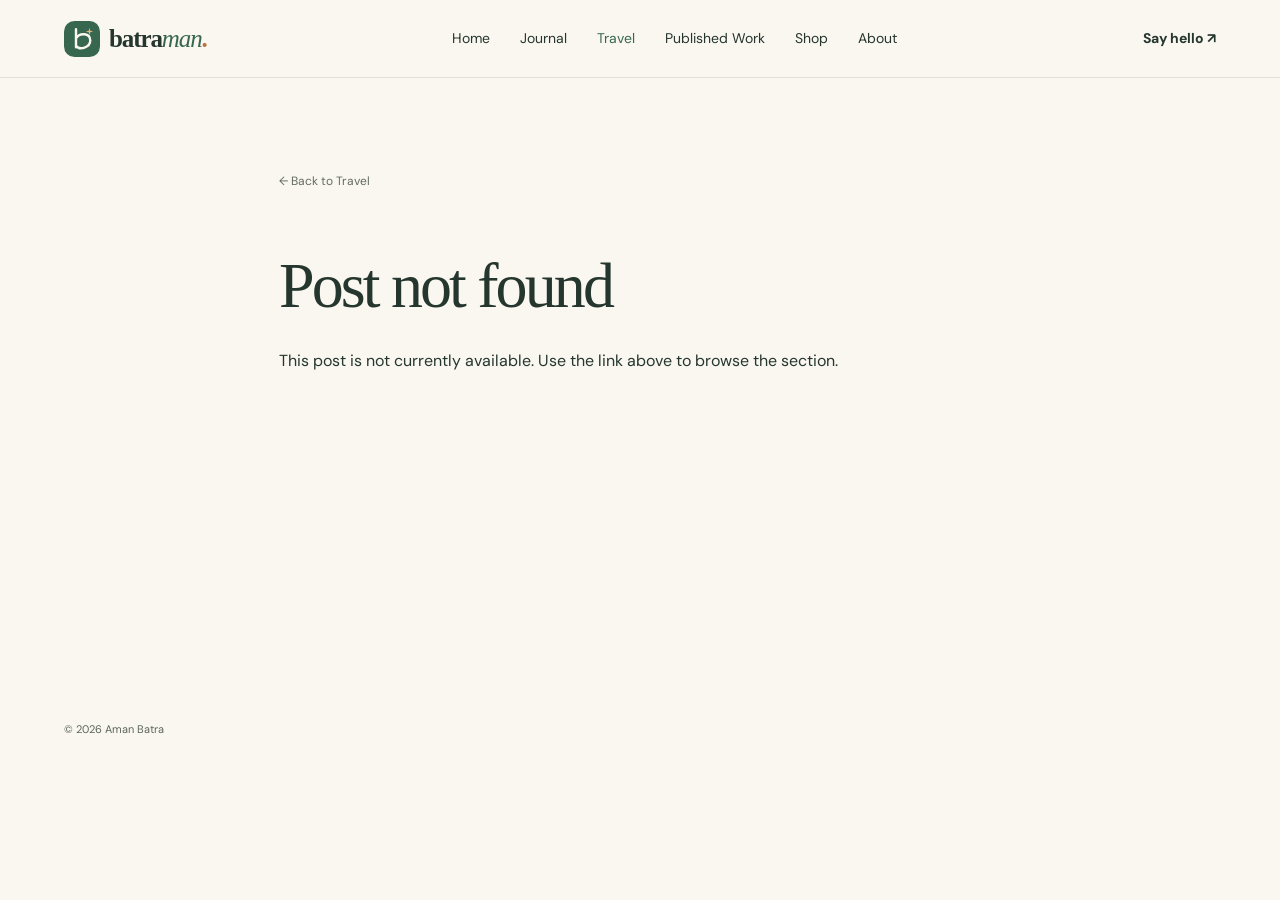
<file: travel/post.html>
<!doctype html><html lang="en"><head><meta charset="utf-8"><meta name="viewport" content="width=device-width,initial-scale=1">
<title>Travel Diary — Aman Batra</title><meta name="description" content="Personal travel notes, itineraries and recommendations."><link rel="stylesheet" href="../styles.css"><link rel="icon" href="../favicon.svg" type="image/svg+xml"></head>
<body data-section="travel" class="home-casual subpage travel-page"><header class="nav">
<a class="brand" href="../index.html"><img class="brand-mark" src="../assets/brand-mark.svg" alt="" width="38" height="38"><span class="brand-word">batra<em>man</em><i aria-hidden="true">.</i></span></a>
<nav aria-label="Main navigation"><a href="../index.html">Home</a><a href="../blogs/">Journal</a><a href="../travel/" aria-current="page">Travel</a><a href="../work/">Published Work</a><a href="../shop/">Shop</a><a href="../index.html#about">About</a></nav>
<a class="nav-cta" href="https://www.linkedin.com/in/batraman/" target="_blank" rel="noopener">Say hello ↗</a>
</header><a class="skip-link" href="#content">Skip to content</a><main id="content" class="page-shell cms-article"><a class="back-home" href="./">← Back to Travel</a><article id="cms-post"><p>Loading post…</p></article></main><footer><span>© 2026 Aman Batra</span></footer><script src="../content.js"></script></body></html>
</file>
<file: styles.css>
@import url('https://fonts.googleapis.com/css2?family=DM+Sans:wght@400;500;600;700&family=Space+Grotesk:wght@500;600;700&display=swap');
:root{--ink:#101113;--muted:#62666d;--paper:#f5f4f0;--white:#fff;--line:#d9d9d3;--accent:#635bff;--dark:#111216}
*{box-sizing:border-box}html{scroll-behavior:smooth}body{margin:0;background:var(--paper);color:var(--ink);font-family:'DM Sans',Arial,sans-serif;line-height:1.55}a{color:inherit;text-decoration:none}.nav{height:78px;display:flex;align-items:center;justify-content:space-between;padding:0 5vw;border-bottom:1px solid var(--line);position:sticky;top:0;background:rgba(245,244,240,.9);backdrop-filter:blur(14px);z-index:10}.brand{font:700 25px 'Space Grotesk';letter-spacing:-1px}.brand span{color:var(--accent)}nav{display:flex;gap:30px;font-size:14px}nav a:hover{color:var(--accent)}.nav-cta{font-size:14px;font-weight:700}.hero{min-height:calc(100vh - 78px);padding:8vw 5vw 6vw;display:grid;grid-template-columns:1.12fr .88fr;gap:7vw;align-items:center}.eyebrow,.section-label,.mini-label{font-size:11px;font-weight:700;letter-spacing:.16em}.eyebrow{color:var(--accent)}h1,h2,h3{font-family:'Space Grotesk',Arial,sans-serif;line-height:1.02;letter-spacing:-.045em;margin:0}h1{font-size:clamp(54px,7vw,105px);margin:20px 0 28px}h1 em{font-style:normal;color:var(--accent)}h2{font-size:clamp(36px,5vw,68px)}h3{font-size:25px}.lede{font-size:19px;max-width:700px;color:#4e5359}.hero-actions{display:flex;gap:12px;margin:32px 0}.button{padding:13px 19px;border:1px solid var(--ink);font-weight:700;font-size:14px}.primary{background:var(--ink);color:white}.ghost:hover{background:white}.hero-meta{display:flex;flex-wrap:wrap;gap:10px;margin-top:38px;color:#70747a;font-size:12px}.hero-meta span{padding-right:10px;border-right:1px solid #c8c8c3}.hero-meta span:last-child{border:0}.hero-visual{position:relative}.portrait-frame{height:min(67vw,650px);min-height:460px;background:#deddd7;position:relative;overflow:hidden}.portrait-frame img{width:100%;height:100%;object-fit:cover;filter:grayscale(1)}.portrait-placeholder{display:none;position:absolute;inset:0;align-items:center;justify-content:center;flex-direction:column;background:linear-gradient(145deg,#d6d5cf,#aaa9a3)}.portrait-frame.placeholder .portrait-placeholder{display:flex}.portrait-placeholder span{font:700 130px 'Space Grotesk';letter-spacing:-.08em}.portrait-placeholder small{font-size:11px;text-transform:uppercase;letter-spacing:.12em}.floating-card{position:absolute;bottom:26px;left:-35px;background:var(--white);padding:17px 20px;box-shadow:0 15px 45px #0002;font-size:12px;display:flex;gap:10px;max-width:270px}.floating-card b{font-size:11px;text-transform:uppercase;letter-spacing:.08em}.dot{width:8px;height:8px;border-radius:50%;background:var(--accent);margin-top:5px;flex:none}.statement{padding:75px 15vw;border-top:1px solid var(--line);border-bottom:1px solid var(--line)}.statement p{font:500 clamp(25px,3.3vw,44px) 'Space Grotesk';letter-spacing:-.035em;margin:0;max-width:1050px}.section{padding:110px 5vw}.section-label{margin-bottom:55px;color:#85888d}.two-col{display:grid;grid-template-columns:1fr 1fr;gap:8vw}.body-copy{font-size:17px;color:#50545a}.body-copy p{margin:0 0 22px}.dark{background:var(--dark);color:#f7f7f5}.dark .section-label{color:#9b9ca2}.cards{display:grid;grid-template-columns:repeat(4,1fr);gap:1px;background:#393a3f;margin-top:55px}.card{background:var(--dark);padding:35px 27px;min-height:280px}.card .num{font-size:11px;color:#a4a6ad}.card h3{margin:65px 0 14px;font-size:23px}.card p{color:#aeb0b6;font-size:14px}.tag-row{display:flex;flex-wrap:wrap;gap:8px;margin-top:35px}.tag-row span{border:1px solid var(--line);padding:8px 11px;font-size:11px}.session-card{min-height:470px;background:#1b1c20;position:relative;overflow:hidden}.session-card img{width:100%;height:100%;min-height:470px;object-fit:cover;opacity:.78}.photo-placeholder{display:flex;align-items:center;justify-content:center}.photo-placeholder-content{display:none}.photo-placeholder .photo-placeholder-content{display:flex;position:absolute;inset:0;align-items:center;justify-content:center;flex-direction:column;color:white;font-family:'Space Grotesk';gap:8px}.photo-placeholder-content span{font:11px 'DM Sans';opacity:.65}.session-caption{position:absolute;left:24px;right:24px;bottom:24px;color:white}.session-caption span{font-size:10px;letter-spacing:.15em}.session-caption h3{font-size:31px;margin-top:10px}.advisory{margin-top:55px;padding:28px 0;border-top:1px solid var(--line);border-bottom:1px solid var(--line);display:grid;grid-template-columns:1fr 1fr;gap:8vw}.advisory h3{margin-top:10px}.advisory p{margin:20px 0 0;color:var(--muted)}.insight-head{display:flex;justify-content:space-between;align-items:end;margin-bottom:55px}.insight-head a{font-weight:700;font-size:13px}.insight-grid{display:grid;grid-template-columns:repeat(3,1fr);gap:1px;background:var(--line)}.insight-grid article{background:var(--paper);padding:35px;min-height:300px}.insight-grid span{font-size:11px;color:var(--accent)}.insight-grid h3{margin:70px 0 14px}.insight-grid p{font-size:14px;color:var(--muted)}.learn{background:#e9e7ff}.learn-panel{display:grid;grid-template-columns:1fr 1fr;gap:8vw}.learn-panel>div:first-child p:last-child{max-width:560px;color:#4f4d5d;font-size:17px}.course-list{border-top:1px solid #bdb9e6}.course-list div{display:flex;justify-content:space-between;padding:18px 0;border-bottom:1px solid #bdb9e6;font-size:14px}.course-list span{font-size:11px;color:#68647b}.contact{background:var(--accent);color:white;padding:95px 5vw;display:flex;justify-content:space-between;align-items:end;gap:30px}.contact .eyebrow{color:white}.contact h2{max-width:720px;margin-top:15px}.contact-link{border:1px solid #ffffff66;padding:14px 18px;font-weight:700;white-space:nowrap}.contact-link:hover{background:#ffffff14}footer{display:flex;justify-content:space-between;padding:28px 5vw;font-size:11px;color:#777}.contact+footer{background:var(--paper)}@media(max-width:900px){nav{display:none}.hero{grid-template-columns:1fr;padding-top:55px}.hero-visual{max-width:650px}.floating-card{left:15px}.two-col,.learn-panel{grid-template-columns:1fr;gap:45px}.cards{grid-template-columns:1fr 1fr}.insight-grid{grid-template-columns:1fr}.advisory{grid-template-columns:1fr;gap:15px}.contact{display:block}.contact-link{display:inline-block;margin-top:30px}}@media(max-width:560px){.nav{padding:0 22px}.nav-cta{display:none}.section{padding:75px 22px}.hero{padding:50px 22px}.hero-meta{display:block}.hero-meta span{display:block;border:0;margin:6px 0}.portrait-frame{min-height:380px}.cards{grid-template-columns:1fr}.statement{padding:55px 22px}.insight-head{display:block}.insight-head a{display:block;margin-top:20px}.session-caption h3{font-size:25px}footer{padding:25px 22px;display:block}footer span{display:block;margin:4px 0}}

/* --- V4 multi-page additions --- */
.page-hero{padding:105px 5vw 75px;border-bottom:1px solid var(--line)}
.page-hero .eyebrow{margin-bottom:18px}.page-hero h1{max-width:1050px;margin:0 0 22px}
.page-hero .lede{max-width:760px}.page-shell{padding:70px 5vw 110px}
.filter-row{display:flex;gap:9px;flex-wrap:wrap;margin-bottom:45px}
.filter-chip{border:1px solid var(--line);padding:8px 12px;font-size:12px;background:transparent;cursor:pointer}
.filter-chip.active,.filter-chip:hover{background:var(--ink);color:#fff;border-color:var(--ink)}
.post-grid{display:grid;grid-template-columns:repeat(12,1fr);gap:22px}
.post{border-top:1px solid var(--ink);padding-top:16px;grid-column:span 4;min-height:310px;display:flex;flex-direction:column}
.post.featured{grid-column:span 8;background:#e9e7ff;border:0;padding:32px;min-height:430px}
.post .kicker{font-size:10px;letter-spacing:.14em;font-weight:700;color:var(--accent)}
.post h2{font-size:34px;margin:38px 0 14px}.post.featured h2{font-size:clamp(38px,5vw,67px);margin-top:auto}
.post p{color:var(--muted);font-size:14px}.post .meta{margin-top:auto;padding-top:28px;font-size:11px;color:#85888d}
.editor-note{margin-top:65px;border:1px solid var(--line);padding:25px;display:flex;justify-content:space-between;gap:25px;align-items:center}
.editor-note code{font-size:12px;background:#e7e6e1;padding:3px 6px}
.travel-grid{display:grid;grid-template-columns:repeat(2,1fr);gap:22px}
.trip{min-height:470px;position:relative;background:#d8d7d1;overflow:hidden;padding:30px;display:flex;flex-direction:column;justify-content:flex-end}
.trip:before{content:"";position:absolute;inset:0;background:linear-gradient(0deg,#000a 0%,transparent 65%);z-index:0}
.trip>*{position:relative;z-index:1;color:white}.trip .place{font:600 clamp(38px,5vw,70px) 'Space Grotesk';letter-spacing:-.05em;line-height:.95}
.trip .trip-meta{font-size:11px;letter-spacing:.12em;margin-bottom:12px}
.trip p{max-width:500px;font-size:14px}.travel-intro{display:grid;grid-template-columns:1fr 1fr;gap:8vw;margin-bottom:65px}
.travel-intro p{font-size:17px;color:var(--muted)}
.shop-intro{display:grid;grid-template-columns:1fr 1fr;gap:8vw;margin-bottom:55px}
.shop-grid{display:grid;grid-template-columns:repeat(3,1fr);gap:18px}
.product-card{background:white;border:1px solid #e1e0dc}
.product-art{aspect-ratio:1/1;background:#15161a;display:flex;align-items:center;justify-content:center;padding:28px;text-align:center;overflow:hidden}
.product-art .quote{font:700 clamp(25px,3vw,44px) 'Space Grotesk';line-height:.95;letter-spacing:-.05em;color:white}
.product-art.light{background:#e9e7ff}.product-art.light .quote{color:#16161a}
.product-info{padding:20px}.product-info h3{font-size:20px;letter-spacing:-.025em}
.product-info p{font-size:13px;color:var(--muted);min-height:40px}.product-bottom{display:flex;justify-content:space-between;align-items:center;margin-top:18px}
.price{font-weight:700}.coming{font-size:10px;letter-spacing:.1em;border:1px solid var(--line);padding:6px 8px}
.shop-note{margin-top:45px;padding:25px;background:#e9e7ff;font-size:14px}
.site-map{padding:90px 5vw}.site-map-grid{display:grid;grid-template-columns:repeat(4,1fr);gap:18px;margin-top:35px}
.site-map-card{border-top:1px solid var(--ink);padding-top:18px}.site-map-card h3{font-size:22px;margin-bottom:10px}.site-map-card p{font-size:13px;color:var(--muted)}
@media(max-width:900px){.post,.post.featured{grid-column:span 6}.travel-grid,.travel-intro,.shop-intro{grid-template-columns:1fr}.shop-grid{grid-template-columns:1fr 1fr}.site-map-grid{grid-template-columns:1fr 1fr}}
@media(max-width:560px){.page-hero,.page-shell{padding-left:22px;padding-right:22px}.post,.post.featured{grid-column:1/-1}.shop-grid{grid-template-columns:1fr}.site-map-grid{grid-template-columns:1fr}.editor-note{display:block}.editor-note p{margin-bottom:18px}}

/* Launch accessibility and responsive navigation. */
[hidden]{display:none!important}a:focus-visible,button:focus-visible{outline:3px solid var(--accent);outline-offset:5px}.skip-link{position:fixed;top:-100px;left:16px;z-index:100;background:white;padding:12px}.skip-link:focus{top:12px}section[id]{scroll-margin-top:105px}.publication-note,.filter-empty{color:var(--muted);margin-top:42px}.session-card:after{content:"";position:absolute;inset:45% 0 0;background:linear-gradient(transparent,#111b);pointer-events:none}.session-caption{z-index:1}.session-card img{object-position:65% center}.trip{min-height:290px;background:#35424b}.trip:nth-child(2){background:#665a61}.trip:nth-child(3){background:#78735b}.trip:nth-child(4){background:#526966}.portrait-frame img{object-position:center 40%}.nav nav a[aria-current="page"]{color:var(--accent)}
@media(max-width:900px){.nav{height:auto;min-height:88px;flex-wrap:wrap;padding-top:12px;padding-bottom:12px;gap:10px}.nav nav{display:flex;order:3;width:100%;justify-content:space-between;gap:12px;font-size:13px}.nav-cta{display:block}.hero{min-height:auto}.hero h1{font-size:clamp(48px,9vw,85px)}.hero-visual{width:100%}.portrait-frame{min-height:0;height:520px}.session-card,.session-card img{min-height:360px}.session-card img{height:420px}}
@media(max-width:560px){h1{font-size:clamp(40px,11vw,60px)}.page-hero{padding-top:60px;padding-bottom:45px}.nav-cta{font-size:12px}.hero-actions{flex-wrap:wrap}.portrait-frame{height:420px}.post.featured{padding:24px}.product-art .quote{font-size:40px}.trip{min-height:270px}.session-card img{height:360px}footer{line-height:1.8}}
@media(prefers-reduced-motion:reduce){html{scroll-behavior:auto}}

/* Supplied photos, pending a dedicated headshot. */
.portrait-frame{height:510px;min-height:0}.portrait-frame img{filter:none;object-position:66% center}.personal-moment{padding:70px 5vw;display:grid;grid-template-columns:.9fr 1.1fr;gap:8vw;align-items:center;border-top:1px solid var(--line)}.personal-moment img{width:100%;height:590px;object-fit:cover;object-position:center 42%}.personal-moment p:not(.eyebrow){color:var(--muted);max-width:500px;margin:25px 0 30px}.travel-photo{margin:0 0 65px;display:grid;grid-template-columns:1fr 1fr;gap:8vw;align-items:center}.travel-photo img{width:100%;height:560px;object-fit:cover;object-position:center 42%}.travel-photo figcaption{font:500 clamp(30px,4vw,55px) 'Space Grotesk',Arial,sans-serif;letter-spacing:-.04em;line-height:1.12;max-width:540px}@media(max-width:900px){.personal-moment,.travel-photo{grid-template-columns:1fr;gap:32px}.personal-moment img,.travel-photo img{height:520px;max-width:600px}.portrait-frame{height:480px}}@media(max-width:560px){.personal-moment{padding:50px 22px}.personal-moment img,.travel-photo img{height:450px}.portrait-frame{height:390px}.portrait-frame img{object-position:66% center}}

/* A personal, business-casual homepage. */
.home-casual{--paper:#faf7f0;--ink:#25362f;--muted:#626b61;--accent:#38674f;--line:#dddcd2;background:var(--paper)}
.home-casual .nav{background:rgba(250,247,240,.95);border-color:#e4dfd3}.home-casual .brand{font-size:24px;letter-spacing:-1px}
.home-casual h1,.home-casual h2{font-family:Georgia,'Times New Roman',serif;font-weight:400;letter-spacing:-.045em;line-height:1.06}
.home-casual h1 em,.home-casual h2 em{color:var(--accent);font-style:italic}
.home-casual h2{font-size:clamp(34px,4vw,54px)}.home-casual .eyebrow{color:var(--accent);font-size:11px;letter-spacing:.12em}
.hello-section{max-width:1440px;margin:auto;padding:70px 5vw 80px;display:grid;grid-template-columns:1.12fr 1fr;gap:6vw;align-items:center}
.hello-copy h1{font-size:clamp(48px,5.5vw,80px);margin:18px 0 26px}.hello-lede{font-size:19px;max-width:610px;line-height:1.7}.hello-purpose{font-size:16px;color:var(--muted);max-width:570px;line-height:1.75}
.hello-actions{display:flex;align-items:center;gap:25px;flex-wrap:wrap;margin-top:30px}.home-casual .button{border-radius:8px;display:inline-block}.home-casual .primary{background:#38674f;border-color:#38674f;color:#fff}.home-casual .primary:hover{background:#294d3a}.text-link{font-size:14px;font-weight:600;text-decoration:underline;text-underline-offset:5px}
.interest-notes{display:flex;flex-wrap:wrap;gap:9px;margin-top:30px}.interest-notes span{font-size:12px;padding:6px 11px;border:1px solid #d6dacd;border-radius:20px;color:#576750}
.hello-photos{position:relative;padding:0 0 100px 25px;max-width:520px;width:100%;justify-self:center}.casual-photo{margin:0;padding:10px 10px 13px;background:#fff;box-shadow:0 9px 30px #39332613;border:1px solid #e8e1d5;border-radius:5px}.casual-photo img{display:block;width:100%;object-fit:cover;border-radius:2px}.cricket-photo{width:83%;transform:rotate(2deg);margin-left:auto}.cricket-photo img{height:365px;object-position:center 37%}.casual-photo figcaption{font-family:Georgia,serif;font-style:italic;font-size:14px;margin:11px 3px 0;color:#606453}.stage-photo{position:absolute;bottom:0;left:0;width:69%;transform:rotate(-5deg)}.stage-photo img{height:185px;object-position:65% center}
.explore-section{padding:60px 5vw 65px;background:#f0eee5;border-top:1px solid #e6e1d5}.section-heading{display:flex;gap:50px;justify-content:space-between;align-items:end}.section-heading>p{max-width:325px;font-size:16px;color:var(--muted);line-height:1.7}.interest-grid{display:grid;grid-template-columns:repeat(3,1fr);gap:22px;margin-top:32px}.interest-card{border:1px solid #dcdccc;border-radius:14px;padding:30px;display:flex;flex-direction:column;min-height:295px;transition:transform .2s}.interest-card:hover{transform:translateY(-4px)}.writing-card{background:#e8eedf}.travel-card{background:#f6e8d5}.making-card{background:#eae5f1}.card-label{font-size:10px;letter-spacing:.12em;font-weight:700}.interest-card h3{font-family:Georgia,serif;font-size:32px;font-weight:400;margin:28px 0 12px;letter-spacing:-.03em}.interest-card p{font-size:15px;line-height:1.7;color:#515c52;margin:0 0 25px}.card-destination{font-size:13px;font-weight:700;margin-top:auto;display:flex;justify-content:space-between}.small-note{font-size:12px;color:var(--muted);margin:25px 0 0}
.about-casual{padding:80px 5vw;display:grid;grid-template-columns:1fr 1.15fr;gap:8vw}.about-prose{font-size:17px;line-height:1.8;color:#525e53}.about-prose p:first-child{margin-top:0}.about-prose .text-link{color:var(--ink)}
.conversation-section{margin:0 5vw;padding:35px;background:#efece2;border-radius:18px;display:grid;grid-template-columns:1fr 1fr;gap:45px;align-items:center}.conversation-section figure{margin:0}.conversation-section img{width:100%;height:330px;object-fit:cover;object-position:65% center;border-radius:10px}.conversation-section figcaption{font-size:12px;color:var(--muted);margin-top:8px}.conversation-section h2{font-size:clamp(32px,3.4vw,46px)}.conversation-section p:not(.eyebrow){color:#525e53;line-height:1.75;font-size:15px}.conversation-section .community-note{font-size:12px!important}
.work-notebook{padding:35px 5vw 65px}.work-notebook details{border-bottom:1px solid var(--line)}.work-notebook summary{padding:20px 0;cursor:pointer;font-size:15px;font-weight:600;display:flex;justify-content:space-between}.work-notebook summary:focus-visible{outline:3px solid var(--accent);outline-offset:4px}.work-topics{display:grid;grid-template-columns:repeat(4,1fr);gap:25px;padding:20px 0 30px}.work-topics h3{font-size:19px}.work-topics p{font-size:14px;color:var(--muted)}
.casual-contact{padding:55px 5vw;background:#e5ebdf;display:flex;justify-content:space-between;align-items:center;gap:25px}.casual-contact h2{font-size:clamp(32px,3.5vw,48px)}.home-casual footer{color:#5b665d}
@media(max-width:900px){.hello-section{gap:35px;grid-template-columns:1fr 1fr;padding-top:45px}.hello-copy h1{font-size:52px}.hello-lede{font-size:17px}.hello-photos{padding-left:0;padding-bottom:80px}.cricket-photo{width:95%}.cricket-photo img{height:300px}.stage-photo{width:85%}.stage-photo img{height:150px}.interest-grid{gap:14px}.interest-card{padding:22px}.section-heading{display:block}.section-heading>p{max-width:600px}.conversation-section{grid-template-columns:1fr}.about-casual{gap:35px}.work-topics{grid-template-columns:1fr 1fr}}
@media(max-width:650px){.hello-section{grid-template-columns:1fr;padding:38px 22px 45px}.hello-copy h1{font-size:clamp(43px,10.5vw,63px)}.hello-lede{font-size:17px}.hello-photos{max-width:390px;margin-top:15px;padding-bottom:85px}.cricket-photo{width:78%}.cricket-photo img{height:300px}.stage-photo{width:68%}.stage-photo img{height:145px}.interest-grid{grid-template-columns:1fr}.explore-section{padding:40px 22px}.interest-card{min-height:245px;padding:27px}.about-casual{grid-template-columns:1fr;padding:50px 22px;gap:24px}.conversation-section{margin:0 22px;padding:22px;gap:22px}.conversation-section img{height:230px}.work-notebook{padding:25px 22px 40px}.work-topics{grid-template-columns:1fr}.casual-contact{padding:40px 22px;display:block}.casual-contact .button{margin-top:25px}.interest-notes{gap:6px}.interest-notes span{font-size:11px}.hello-actions{gap:18px}.home-casual .brand{font-size:22px}}
@media(prefers-reduced-motion:reduce){.interest-card{transition:none}.interest-card:hover{transform:none}}

/* Personal photo stories. */
.adventure-photo img{object-position:50% center}.cricket-community{padding:55px 5vw 75px}.cricket-gallery{display:grid;grid-template-columns:repeat(3,1fr);gap:20px;margin-top:30px}.cricket-gallery figure{margin:0}.cricket-gallery img{width:100%;aspect-ratio:1.45;object-fit:cover;border-radius:12px;display:block}.cricket-gallery figcaption{font-size:13px;color:var(--muted);margin-top:10px}.travel-memories{margin-bottom:80px}.memory-grid{display:grid;grid-template-columns:1fr 1fr;gap:28px}.memory{margin:0;background:#fff;border:1px solid var(--line);border-radius:14px;overflow:hidden}.memory img{width:100%;height:520px;object-fit:cover;object-position:center 40%;display:block}.memory figcaption{padding:24px}.memory figcaption span{font-size:10px;letter-spacing:.15em;color:var(--accent);font-weight:700}.memory h3{font-size:28px;margin:10px 0}.memory p{color:var(--muted);font-size:14px;margin-bottom:0}.wide-memory img{object-position:50% center}.parliament-memory img{object-position:center 25%}.blog-personal-photo{margin:55px 0 0;display:grid;grid-template-columns:280px 1fr;gap:35px;align-items:center;padding-top:35px;border-top:1px solid var(--line)}.blog-personal-photo img{width:100%;height:330px;object-fit:cover;border-radius:12px}.blog-personal-photo figcaption{font-family:Georgia,serif;font-size:clamp(25px,3vw,40px);line-height:1.2;max-width:520px;color:var(--ink)}
@media(max-width:900px){.cricket-gallery{grid-template-columns:1fr 1fr}.cricket-gallery figure:last-child{grid-column:1/-1;max-width:600px}.memory img{height:420px}}
@media(max-width:650px){.cricket-community{padding:40px 22px}.cricket-gallery,.memory-grid{grid-template-columns:1fr}.cricket-gallery figure:last-child{grid-column:auto}.cricket-gallery img{aspect-ratio:auto;height:auto}.memory img{height:auto;max-height:none;object-fit:contain}.memory figcaption{padding:20px}.blog-personal-photo{grid-template-columns:1fr;gap:20px}.blog-personal-photo img{max-width:340px;height:360px}.travel-memories{margin-bottom:50px}}

/* Batraman signature and work collection. */
.nav .brand,.home-casual .brand{display:flex;align-items:center;gap:9px;font-family:Georgia,serif;font-size:25px;letter-spacing:-1.1px;flex-shrink:0}.brand-mark{width:36px;height:36px}.nav .brand-word{color:#25362f}.brand-word em{font-weight:400;color:#38674f}.brand-word i{color:#b87543;font-style:normal}.work-preview{padding:60px 5vw;background:#edf0e7;display:grid;grid-template-columns:1fr 1fr;gap:8vw}.work-preview p{color:var(--muted);max-width:510px}.work-preview .button{margin-top:15px}.work-preview-links{display:grid;gap:20px}.work-preview-links a{padding:18px 0;border-bottom:1px solid #ccd4c6}.work-preview-links span,.work-meta{font-size:10px;letter-spacing:.12em;font-weight:700;color:#38674f}.work-preview-links h3{font-size:22px;line-height:1.15;margin:10px 0}.work-preview-links p{font-size:13px;margin:0}.work-section{padding:65px 5vw;scroll-margin-top:100px}.work-heading{margin-bottom:32px}.work-jumps{display:flex;flex-wrap:wrap;gap:15px;margin-top:30px}.work-jumps a{padding:10px 14px;border:1px solid #d4dace;border-radius:20px;font-size:13px}.publication-grid{display:grid;grid-template-columns:repeat(3,1fr);gap:24px}.publication{border-top:1px solid #b9c6b6;padding:25px 0;display:flex;flex-direction:column}.publication h3{font-family:Georgia,serif;font-size:29px;font-weight:400;line-height:1.13;margin:20px 0 10px}.publication p{color:var(--muted);font-size:15px;line-height:1.7}.credit{font-size:12px!important;color:var(--muted)}.publication .text-link{margin-top:auto;padding-top:15px}.related-guide{margin-top:25px;padding:25px;background:#edf0e7;border-radius:12px}.related-guide p{margin:10px 0;font-size:18px}.podcast-section{background:#f0eee5}.podcast-grid{display:grid;gap:25px}.podcast-card{display:grid;grid-template-columns:95px 1fr;gap:30px;padding:35px;border:1px solid #d8d9cd;border-radius:15px;background:#faf7f0}.episode-number{font-family:Georgia,serif;font-size:55px;color:#638169}.podcast-card h3{font-family:Georgia,serif;font-size:32px;font-weight:400;line-height:1.16;margin:15px 0}.podcast-card p{color:var(--muted);max-width:800px}.podcast-card .button{margin-top:15px}.patent-feature{display:grid;grid-template-columns:1fr 2fr;gap:55px;align-items:center}.patent-symbol{padding:45px;background:#e4ebdf;border-radius:18px;text-align:center;color:#38674f}.patent-symbol svg{width:100%;max-width:230px}.patent-symbol span{display:block;font-size:10px;letter-spacing:.14em}.patent-feature h2{font-size:clamp(30px,3.7vw,48px)}.patent-feature p{color:var(--muted);line-height:1.75}.patent-details{display:flex;flex-wrap:wrap;gap:10px;margin:25px 0;font-size:12px}.patent-details span{padding:8px 10px;background:#eeeee4;border-radius:6px}.patent-original{font-size:12px}.patent-original a{text-decoration:underline}.work-page .page-hero{padding-top:75px;padding-bottom:55px}
@media(max-width:900px){.work-preview{gap:35px}.publication-grid{grid-template-columns:1fr}.patent-feature{grid-template-columns:1fr;gap:25px}.patent-symbol{max-width:330px}.nav nav{gap:9px}}
@media(max-width:650px){.nav .brand,.home-casual .brand{font-size:23px}.brand-mark{width:30px;height:30px}.work-preview{grid-template-columns:1fr;padding:40px 22px}.work-section{padding:45px 22px}.podcast-card{grid-template-columns:1fr;padding:24px;gap:10px}.episode-number{font-size:38px}.podcast-card h3{font-size:27px}.work-jumps{gap:9px}.work-jumps a{font-size:12px}.work-page .page-hero{padding-top:45px}.nav nav{font-size:12px;gap:8px}}

/* Shared personal page and article templates. */
.subpage .page-hero{padding:55px 5vw 55px;max-width:1440px;margin:auto;border:0}.back-home{display:inline-block;font-size:12px;color:var(--muted);margin-bottom:32px}.back-home:hover{color:var(--accent)}.subpage .page-hero h1{font-size:clamp(44px,6vw,80px);max-width:1000px}.subpage .page-hero .lede{font-size:18px;line-height:1.75;max-width:750px}.subpage .page-shell{padding-top:30px}.subpage .page-hero .eyebrow{margin-top:0}.subpage .filter-row{gap:9px;margin-bottom:35px}.subpage .filter-chip{font-family:inherit;border-radius:20px;border-color:#d3d9cc;padding:9px 16px;color:var(--ink)}.subpage .filter-chip.active,.subpage .filter-chip:hover{background:var(--accent);border-color:var(--accent);color:#fff}
.subpage .post{border:1px solid #deded2;border-radius:14px;padding:28px;background:#fffef9;min-height:300px;grid-column:span 6}.subpage .post.featured{grid-column:span 6;background:#e8eedf;min-height:340px}.subpage .post h2,.subpage .post.featured h2{font-family:Georgia,serif;font-weight:400;font-size:clamp(29px,3.5vw,43px);line-height:1.12;margin:26px 0 15px}.subpage .post p{font-size:15px;line-height:1.75}.subpage .post .kicker{color:#38674f}.subpage .post .meta{font-size:10px;letter-spacing:.09em;color:#646f60}.subpage .publication-note{padding:20px 0;border-top:1px solid var(--line)}
.subpage .travel-intro{gap:5vw;margin-bottom:35px;align-items:start}.subpage .travel-intro h2{font-size:clamp(34px,4vw,50px)}.subpage .travel-intro p{margin-top:0;line-height:1.75}.subpage .memory{background:#fffef9;border-color:#dcded0}.subpage .memory h3{font-family:Georgia,serif;font-weight:400;line-height:1.12;letter-spacing:-.025em}.subpage .travel-grid{gap:20px}.subpage .trip{border-radius:14px;min-height:235px;background:#e8eedf;padding:28px}.subpage .trip:before{display:none}.subpage .trip>*{color:#25362f}.subpage .trip:nth-child(2){background:#f6e8d5}.subpage .trip:nth-child(3){background:#eae5f1}.subpage .trip:nth-child(4){background:#e4eceb}.subpage .trip .place{font-family:Georgia,serif;font-weight:400;font-size:48px}.subpage .trip .trip-meta{font-size:10px;color:#5b6e57}.subpage .trip p{line-height:1.7;color:#5b655c}
.subpage .shop-intro{gap:5vw;align-items:start;margin-bottom:35px}.subpage .shop-intro h2{font-size:clamp(34px,4vw,50px)}.subpage .shop-intro p{margin-top:0;color:var(--muted);line-height:1.75}.subpage .product-card{border-radius:15px;overflow:hidden;background:#fffef9;border-color:#deded2}.subpage .product-art{background:#344e40}.subpage .product-art.light{background:#eee8df}.subpage .product-info{padding:25px}.subpage .product-info h3{font-family:Georgia,serif;font-weight:400;font-size:25px}.subpage .product-info p{line-height:1.75;font-size:14px}.subpage .coming{border-radius:20px;color:#566451}.subpage .price{font-size:13px;font-weight:500;color:var(--muted)}.subpage .shop-note{background:#e8eedf;border-radius:12px;color:#4c5d4b;line-height:1.7}
.article-header{max-width:900px!important}.article-meta{display:flex;gap:20px;flex-wrap:wrap;color:var(--muted);font-size:12px;margin:15px 0 25px}.article-page .page-hero h1{font-size:clamp(42px,6vw,72px)}.article-body{max-width:760px;margin:auto;font-size:18px;line-height:1.85;color:#48564c}.article-body>p:first-child{font-size:21px;color:var(--ink)}.article-body h2{font-size:36px;margin:45px 0 18px}.article-body h3{font-size:26px;margin:30px 0 16px}.article-body a{text-decoration:underline;text-underline-offset:4px}.article-body blockquote{margin:30px 0;padding:20px 25px;border-left:3px solid var(--accent);background:#e9eee2;font-family:Georgia,serif;font-size:25px}.article-body img{width:100%;height:auto;border-radius:12px}.article-end{border-top:1px solid var(--line);margin-top:50px;padding-top:25px;font-size:15px}
@media(max-width:650px){.subpage .page-hero{padding:35px 22px}.back-home{margin-bottom:25px}.subpage .page-shell{padding-top:20px;padding-bottom:55px}.subpage .post,.subpage .post.featured{grid-column:1/-1;min-height:0}.subpage .post h2,.subpage .post.featured h2{font-size:33px}.subpage .post .meta{padding-top:20px}.subpage .page-hero .lede{font-size:17px}.article-body{font-size:17px}.article-body>p:first-child{font-size:19px}.article-body h2{font-size:30px}.subpage .trip .place{font-size:42px}.subpage .shop-intro,.subpage .travel-intro{gap:20px}}

/* Content editor publishing */
.cms-cover{width:100%;height:240px;object-fit:cover;border-radius:16px;margin-bottom:18px}.cms-article{max-width:850px;margin:60px auto;min-height:55vh}.cms-article h1{font:clamp(2.3rem,5vw,4rem)/1.1 Georgia,serif;margin:28px 0}.cms-body{font-size:1.1rem;line-height:1.8;overflow-wrap:anywhere}.cms-body img{max-width:100%;height:auto;border-radius:14px}.cms-body iframe{max-width:100%}.cms-body h2,.cms-body h3{margin-top:2em}.cms-body table{display:block;overflow:auto}.cms-body td,.cms-body th{padding:8px;border:1px solid #ddd}.product-art .quote{white-space:pre-line}.cms-travel-posts{margin-bottom:48px}

.cricket-gallery .cricket-action-feature{grid-column:span 2}.cricket-gallery .cricket-action-feature img{aspect-ratio:3;object-position:center 55%}
@media(max-width:900px){.cricket-gallery .cricket-action-feature{grid-column:1/-1}}
@media(max-width:650px){.cricket-gallery .cricket-action-feature{grid-column:auto}.cricket-gallery .cricket-action-feature img{aspect-ratio:auto}}

.latest-notebook{padding:55px 5vw;background:#f1eee5;border-top:1px solid var(--line);border-bottom:1px solid var(--line)}
.notebook-grid{display:grid;grid-template-columns:repeat(3,minmax(0,1fr));gap:22px;margin-top:30px}
.notebook-card{display:flex;flex-direction:column;padding:28px;background:var(--paper);border:1px solid var(--line);border-radius:14px;color:var(--ink);text-decoration:none;transition:transform .2s,border-color .2s}
.notebook-card:hover{transform:translateY(-4px);border-color:var(--accent)}.notebook-card:focus-visible{outline:3px solid var(--accent);outline-offset:4px}
.notebook-card .card-label{font-size:10px;letter-spacing:.12em;color:var(--accent);font-weight:700}
.notebook-card h3{font:28px/1.2 Georgia,serif;margin:16px 0}.notebook-card p{font-size:15px;line-height:1.65;color:var(--muted);margin:0 0 22px}
.notebook-card .notebook-action{margin-top:auto;color:var(--accent);font-size:13px;font-weight:600}
.notebook-card img{width:100%;aspect-ratio:1.6;object-fit:cover;border-radius:8px;margin-bottom:18px}
.hello-copy h1 .opening-tail{font-size:.65em;line-height:1.12;display:block;margin-top:14px}
@media(max-width:900px){.notebook-grid{grid-template-columns:1fr 1fr}.notebook-card:last-child{grid-column:1/-1}}
@media(max-width:650px){.latest-notebook{padding:40px 22px}.notebook-grid{grid-template-columns:1fr}.notebook-card:last-child{grid-column:auto}.notebook-card{padding:24px}}

/* Three snapshots in the homepage introduction. */
.hello-photos{padding-bottom:150px}
.hello-photos .stage-photo{width:58%;bottom:30px;z-index:2}
.home-cricket-photo{position:absolute;right:-8px;bottom:0;width:58%;transform:rotate(6deg);z-index:3}
.home-cricket-photo img{height:180px;object-position:60% center}
@media(max-width:900px){.hello-photos{padding-bottom:140px}.hello-photos .stage-photo{width:60%}.home-cricket-photo{right:-4px;width:59%}.home-cricket-photo img{height:150px}}
@media(max-width:650px){.hello-photos{padding-bottom:140px}.hello-photos .stage-photo{width:59%;bottom:35px}.home-cricket-photo{right:0;width:58%}.home-cricket-photo img{height:145px}}

/* Approved Payments Nerd collection previews. */
.shop-page .shop-preview{height:270px;background:#eee8db;overflow:hidden;position:relative}
.shop-page .shop-preview .cms-cover{width:100%;height:100%;object-fit:contain;margin:0;border-radius:0}
.shop-page .cap-preview-card .shop-preview .cms-cover{width:300%;max-width:none;position:absolute;right:0;height:auto;top:50%;transform:translateY(-50%)}
.shop-page .product-info .cms-body a{font-size:14px}
@media(max-width:650px){.shop-page .shop-preview{height:280px}}

/* A quieter personal homepage. */
.home-minimal .hello-section{padding-top:65px;padding-bottom:70px}
.home-minimal .hello-copy h1{font-size:clamp(40px,4.5vw,64px);line-height:1.12}
.home-minimal .hello-lede{max-width:380px;margin-top:25px;line-height:1.7}
.home-minimal .hello-actions{margin-top:28px}
.home-minimal .section-heading{margin-bottom:28px}
.home-minimal .notebook-card p{display:none}
.home-minimal .notebook-card h3{font-size:22px;line-height:1.35}
.home-minimal .notebook-card{padding:24px}
.home-minimal .interest-card{min-height:190px;padding:28px}
.home-minimal .interest-card h3{margin-top:0;font-size:32px}
.home-minimal .interest-card p{font-size:16px}
.home-minimal .about-casual{padding-top:65px;padding-bottom:65px}
.home-minimal .about-casual h2{font-size:clamp(32px,4vw,48px)}
.home-minimal .about-prose p{font-size:18px;max-width:460px}
.home-minimal .cricket-community{padding-top:35px;padding-bottom:65px}
.home-minimal .casual-contact{padding-top:45px;padding-bottom:50px}
@media(max-width:650px){.home-minimal .hello-section{padding:35px 22px 50px}.home-minimal .interest-card{min-height:160px}.home-minimal .about-casual{padding:45px 22px}.home-minimal .hello-copy h1{font-size:43px}.home-minimal .notebook-card h3{font-size:20px}}

/* Keep travel photographs complete and comfortable to browse. */
.travel-page.cms-article #cms-post>.cms-cover,.travel-page .cms-article #cms-post>.cms-cover{height:auto;max-height:650px;object-fit:contain;background:#f3efe7}
.travel-page .cms-article .cms-body figure{margin:36px 0}
.travel-page .cms-article .cms-body figure img{display:block;width:100%;height:auto;max-height:620px;object-fit:contain;border-radius:10px;background:#f3efe7}
.travel-page .cms-article .cms-body figcaption{font-size:14px;color:var(--muted);margin-top:10px;text-align:center}
</file>
